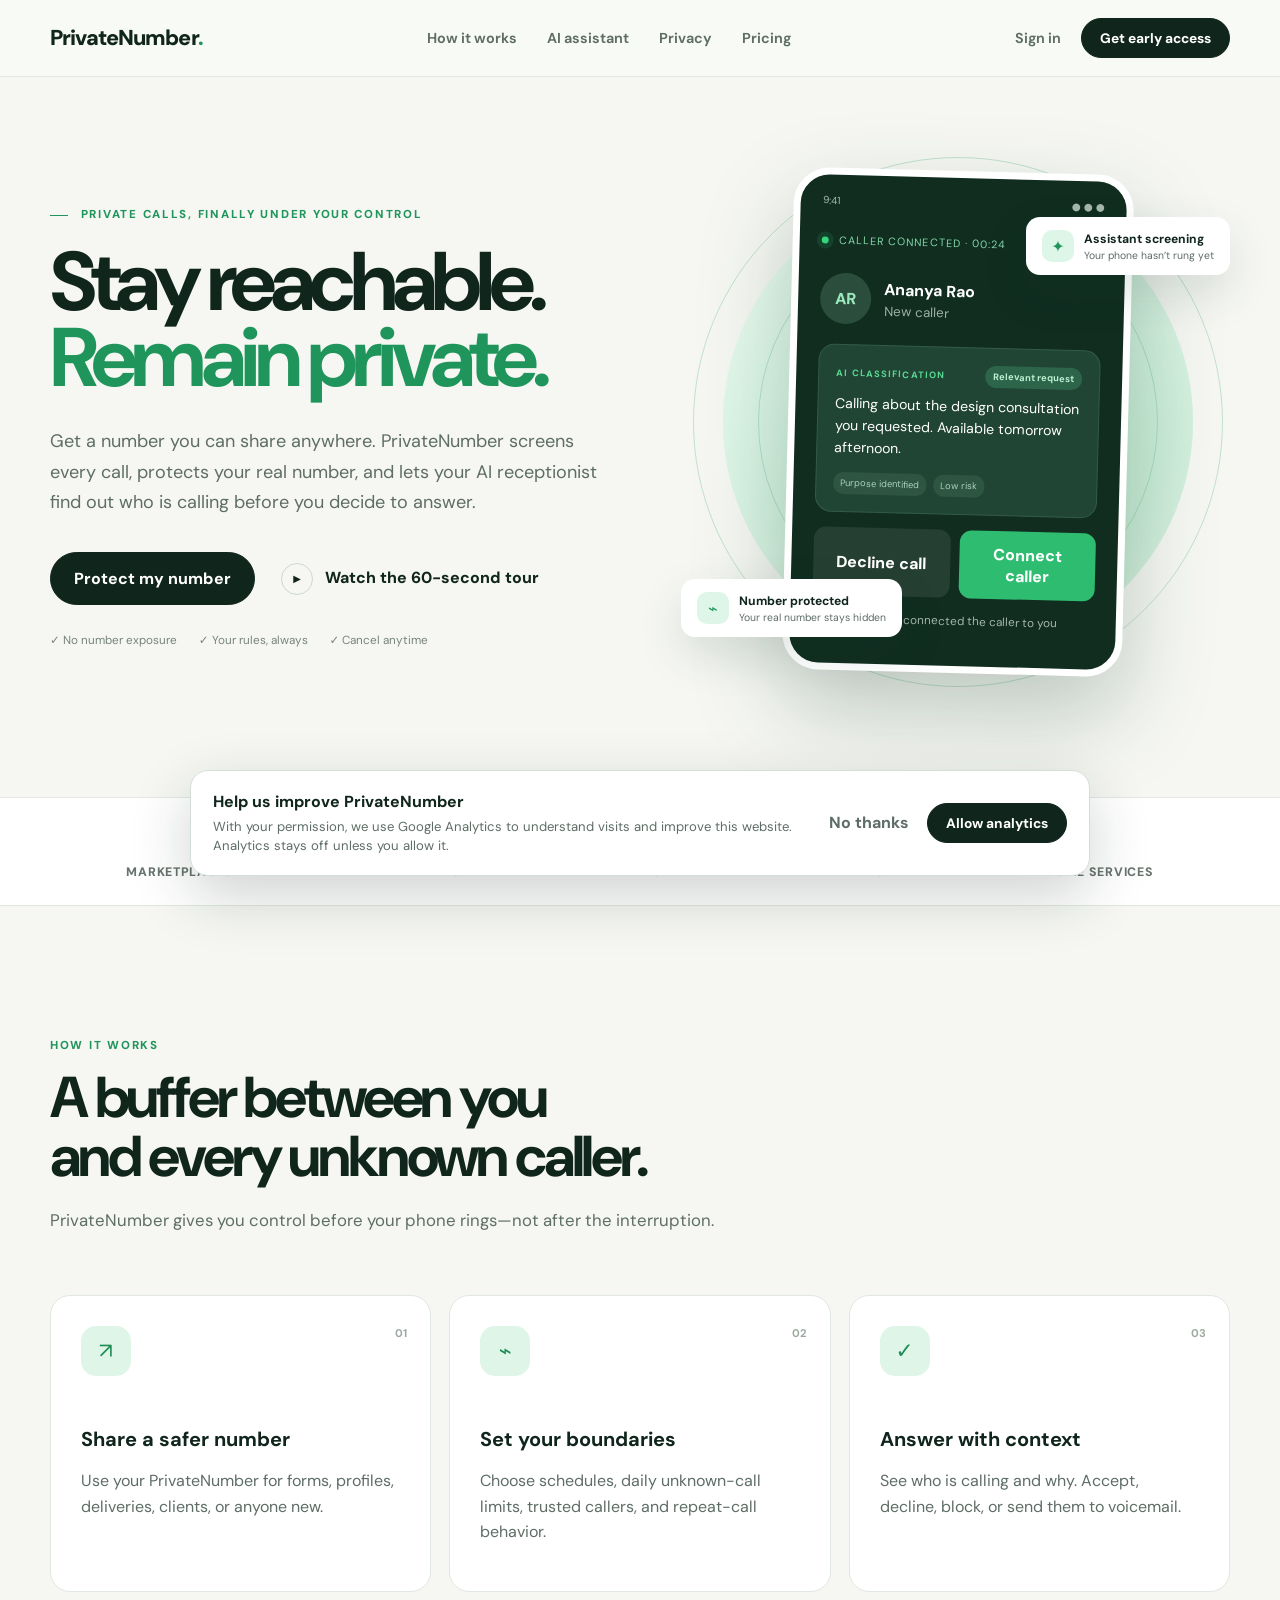
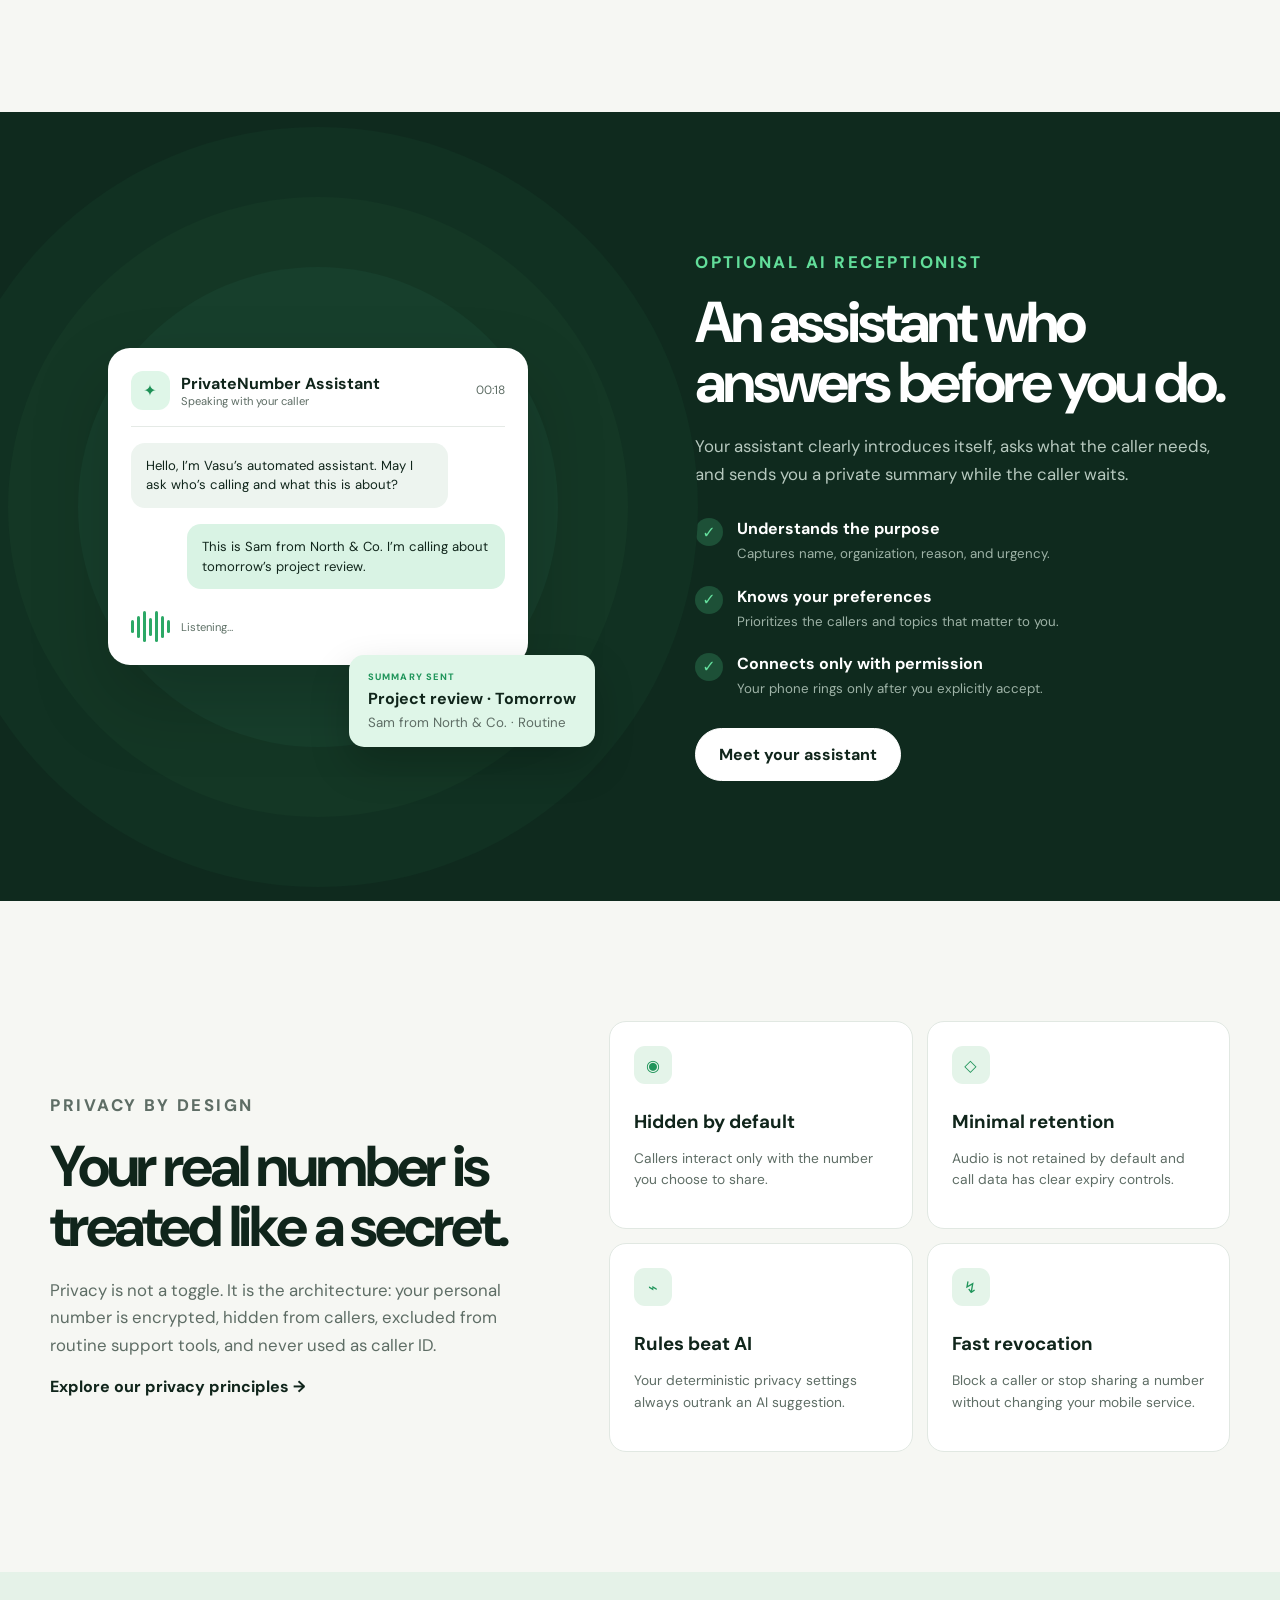
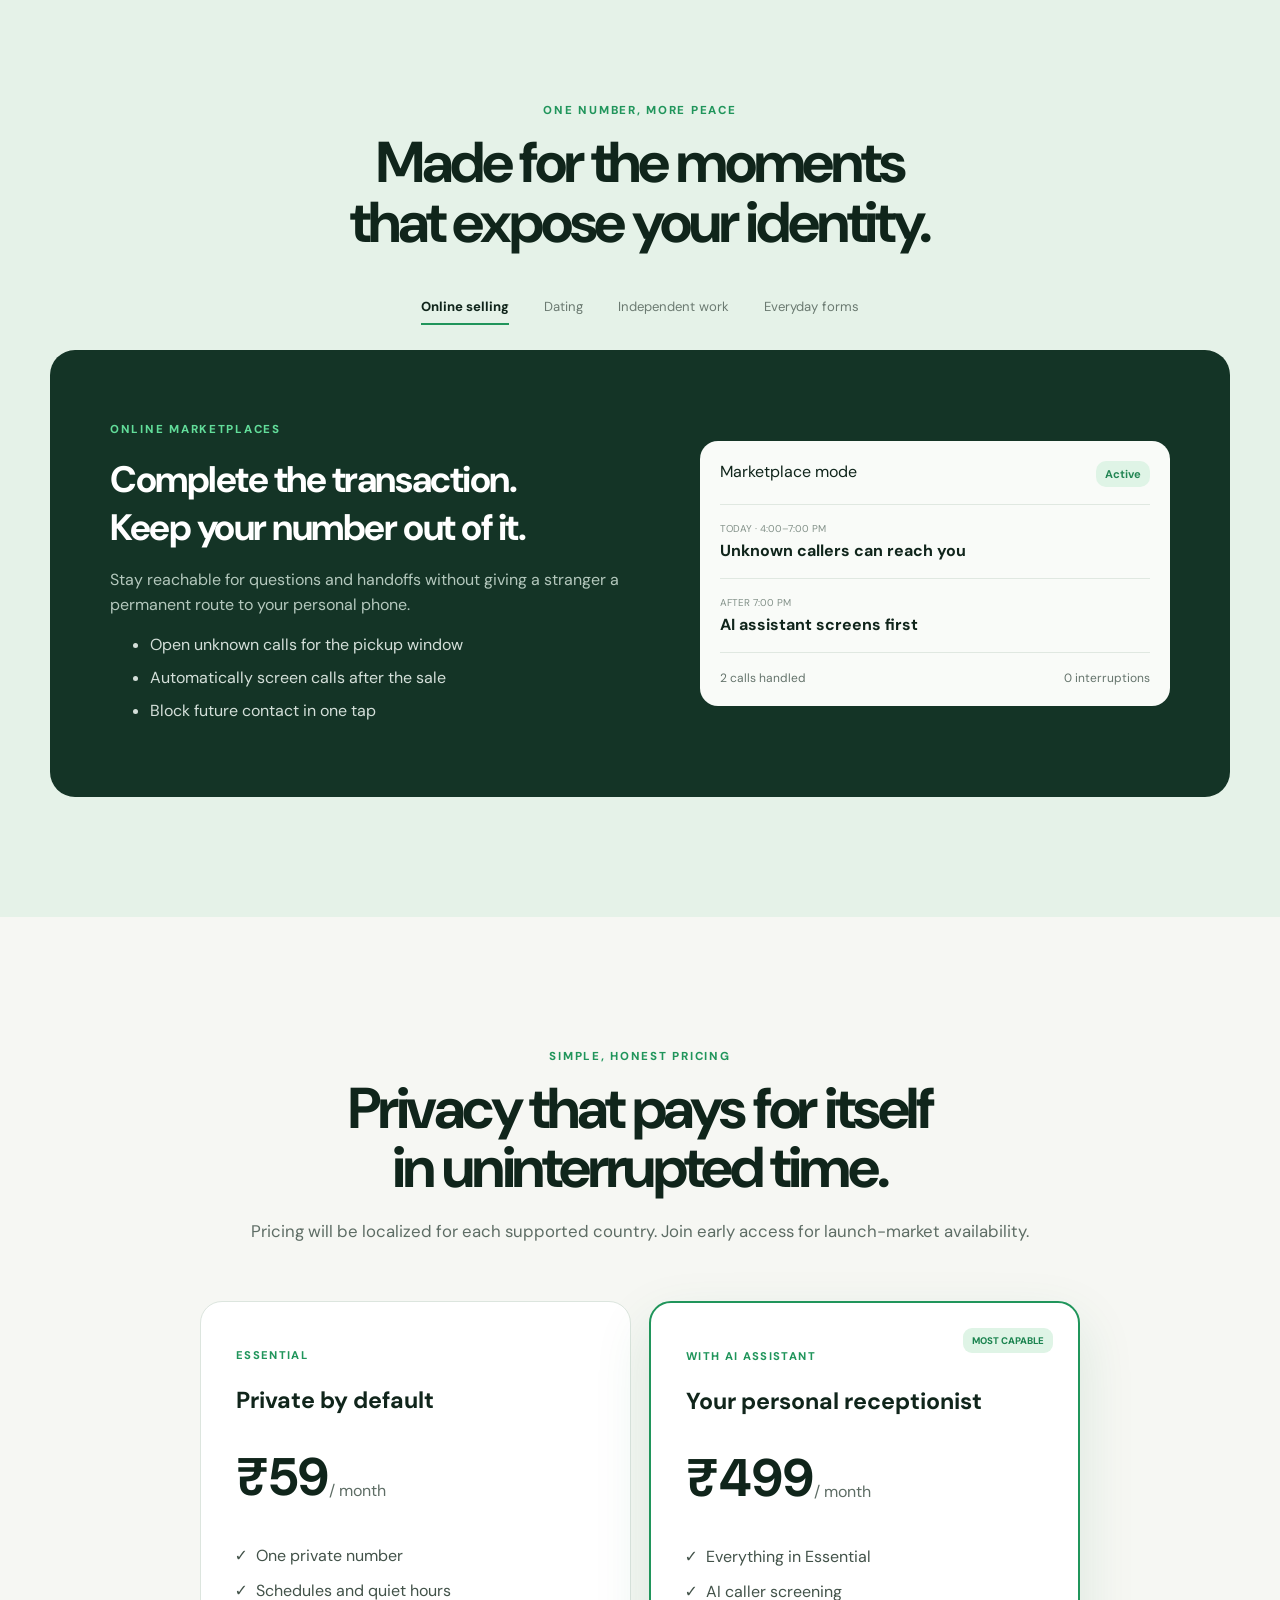
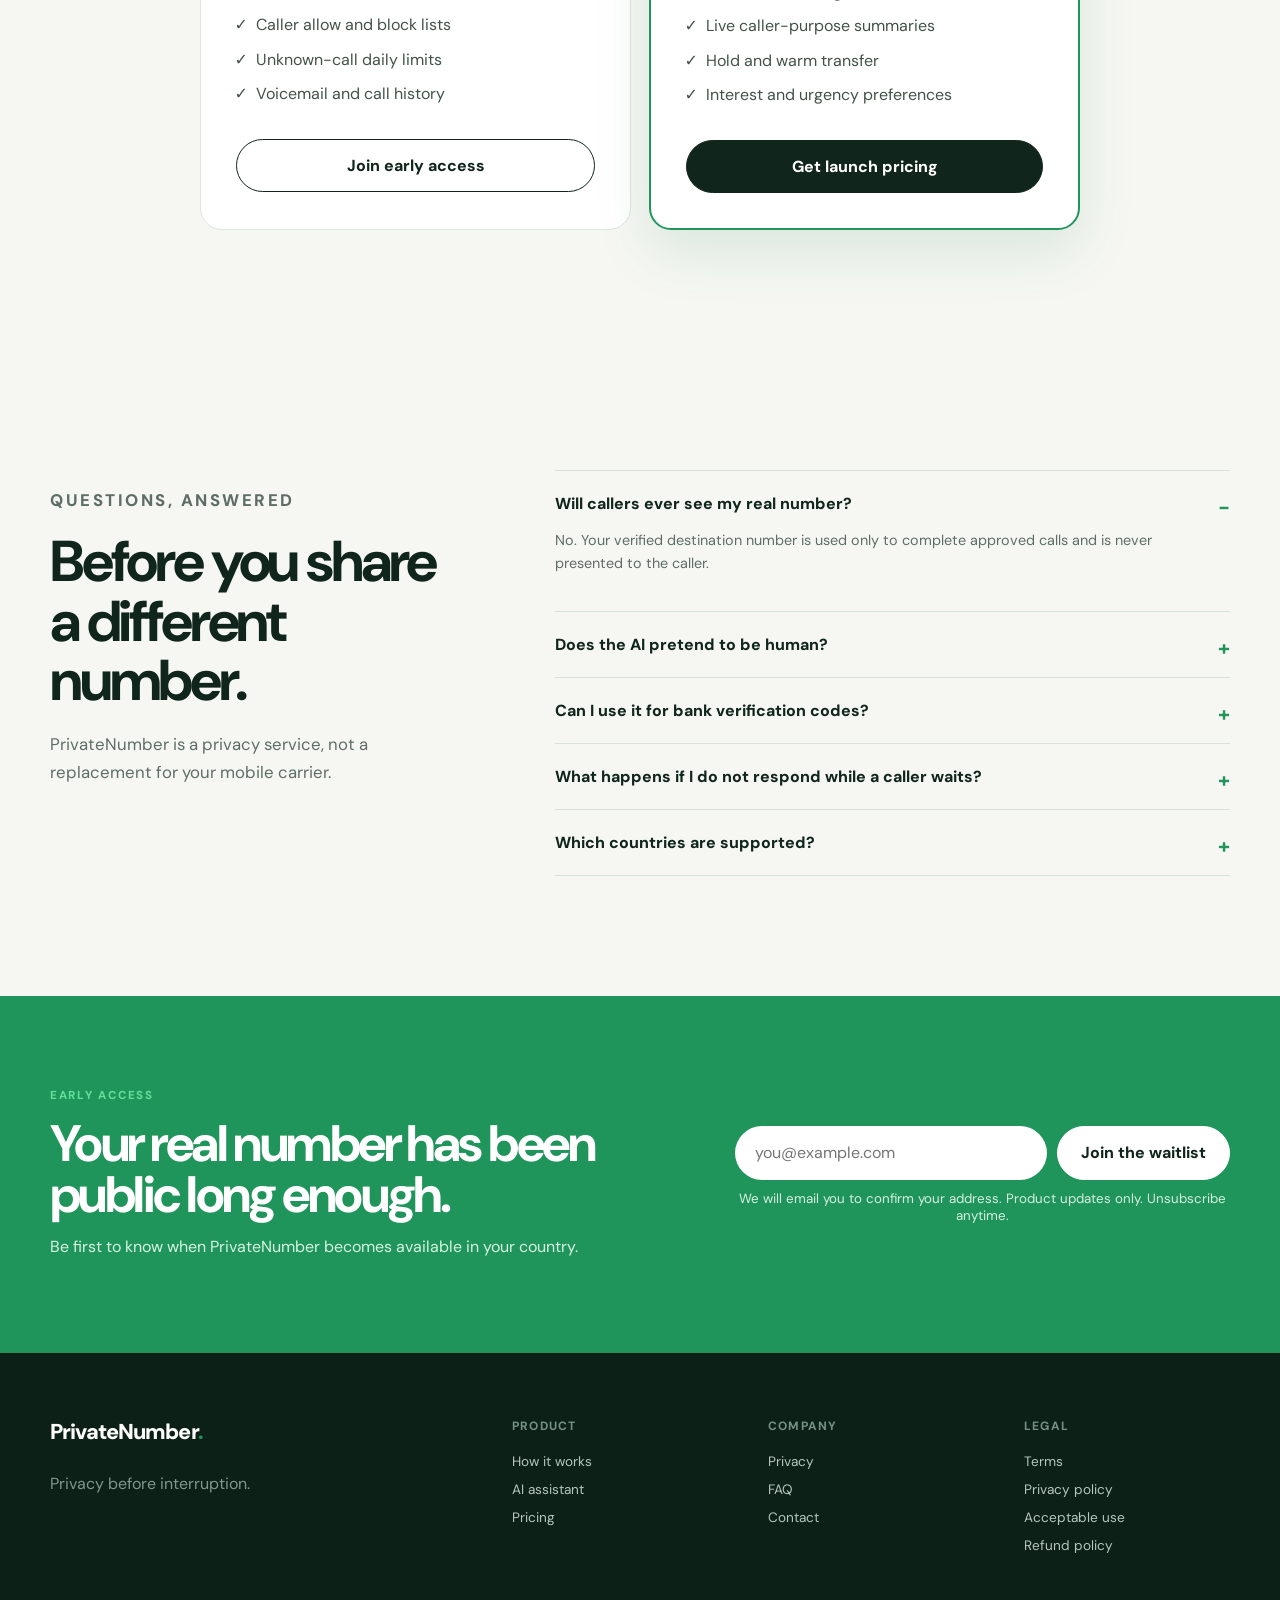
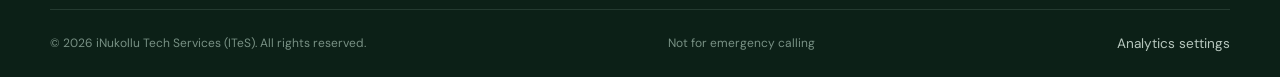
<file: index.html>
<!doctype html>
<html lang="en">
<head>
  <meta charset="utf-8">
  <title>PrivateNumber: Private Call Screening &amp; AI Receptionist</title>
  <meta name="viewport" content="width=device-width, initial-scale=1">
  <meta name="description" content="Protect your real phone number with private call routing, configurable screening rules, and an optional AI receptionist that tells you who is calling and why.">
  <meta name="robots" content="index, follow, max-image-preview:large">
  <meta name="author" content="iNukollu Tech Services (ITeS)">
  <meta name="theme-color" content="#10251b">
  <link rel="canonical" href="https://www.privatenumber.in/">

  <meta property="og:type" content="website">
  <meta property="og:site_name" content="PrivateNumber">
  <meta property="og:title" content="PrivateNumber: Stay Reachable. Remain Private.">
  <meta property="og:description" content="Private call screening and an optional AI receptionist—without exposing your real phone number.">
  <meta property="og:url" content="https://www.privatenumber.in/">
  <meta property="og:image" content="https://www.privatenumber.in/og.png">
  <meta property="og:image:width" content="1200">
  <meta property="og:image:height" content="630">
  <meta property="og:image:alt" content="PrivateNumber phone and privacy shield">
  <meta property="og:locale" content="en_US">

  <meta name="twitter:card" content="summary_large_image">
  <meta name="twitter:title" content="PrivateNumber: Stay Reachable. Remain Private.">
  <meta name="twitter:description" content="Private call screening and an optional AI receptionist—without exposing your real phone number.">
  <meta name="twitter:image" content="https://www.privatenumber.in/og.png">
  <meta name="twitter:image:alt" content="PrivateNumber phone and privacy shield">

  <link rel="preconnect" href="https://fonts.googleapis.com">
  <link rel="preconnect" href="https://fonts.gstatic.com" crossorigin>
  <link href="https://fonts.googleapis.com/css2?family=DM+Sans:wght@400;500;650;750;800&amp;display=swap" rel="stylesheet">
  <link rel="icon" href="favicon.ico" sizes="any">
  <link rel="icon" type="image/png" sizes="192x192" href="icon-192.png">
  <link rel="apple-touch-icon" sizes="180x180" href="apple-touch-icon.png">
  <link rel="stylesheet" href="styles.css">
  <link rel="stylesheet" href="app.css">
  <link rel="stylesheet" href="consent.css">
  <link rel="stylesheet" href="waitlist.css">

  <script type="application/ld+json">
    {
      "@context": "https://schema.org",
      "@graph": [
        {
          "@type": "Organization",
          "@id": "https://www.privatenumber.in/#organization",
          "name": "iNukollu Tech Services",
          "url": "https://www.privatenumber.in/",
          "logo": "https://www.privatenumber.in/icon-512.png"
        },
        {
          "@type": "WebSite",
          "@id": "https://www.privatenumber.in/#website",
          "url": "https://www.privatenumber.in/",
          "name": "PrivateNumber",
          "description": "Privacy-first call screening with an optional AI receptionist.",
          "publisher": { "@id": "https://www.privatenumber.in/#organization" },
          "inLanguage": "en"
        },
        {
          "@type": "SoftwareApplication",
          "name": "PrivateNumber",
          "url": "https://www.privatenumber.in/",
          "applicationCategory": "CommunicationApplication",
          "operatingSystem": "Web",
          "description": "Private call routing, configurable caller screening, and an optional AI receptionist."
        },
        {
          "@type": "FAQPage",
          "mainEntity": [
            {
              "@type": "Question",
              "name": "Will callers ever see my real number?",
              "acceptedAnswer": {
                "@type": "Answer",
                "text": "No. Your verified destination number is used only to complete approved calls and is never presented to the caller."
              }
            },
            {
              "@type": "Question",
              "name": "Does the AI pretend to be human?",
              "acceptedAnswer": {
                "@type": "Answer",
                "text": "No. The assistant clearly identifies itself as automated before it asks why the person is calling."
              }
            },
            {
              "@type": "Question",
              "name": "What happens if I do not respond while a caller waits?",
              "acceptedAnswer": {
                "@type": "Answer",
                "text": "Your chosen timeout rule applies—normally voicemail—so the caller is never held indefinitely."
              }
            }
          ]
        }
      ]
    }
  </script>
</head>
<body>
  <header class="site-header">
  <div class="shell nav">
    <a class="brand" href="/" aria-label="PrivateNumber home">PrivateNumber<span>.</span></a>
    <nav aria-label="Primary navigation">
      <a href="#how">How it works</a><a href="#assistant">AI assistant</a><a href="#privacy">Privacy</a><a href="#pricing">Pricing</a>
    </nav>
    <div class="nav-actions"><a class="sign-in" href="https://app.privatenumber.in" data-analytics-event="sign_in">Sign in</a><a class="button button--small" href="#waitlist" data-analytics-event="early_access_click">Get early access</a></div>
  </div>
</header>

<main id="top">
  <section class="hero shell">
    <div class="hero-copy">
      <p class="eyebrow"><span></span> Private calls, finally under your control</p>
      <h1>Stay reachable.<br><em>Remain private.</em></h1>
      <p class="lede">Get a number you can share anywhere. PrivateNumber screens every call, protects your real number, and lets your AI receptionist find out who is calling before you decide to answer.</p>
      <div class="actions"><a class="button" href="#waitlist" data-analytics-event="protect_number_click">Protect my number</a><a class="text-link" href="#demo" data-analytics-event="tour_click"><i class="play">▶</i> Watch the 60-second tour</a></div>
      <div class="trust-line"><span>✓ No number exposure</span><span>✓ Your rules, always</span><span>✓ Cancel anytime</span></div>
    </div>
    <div class="hero-visual" id="demo">
      <div class="orbit orbit--one"></div><div class="orbit orbit--two"></div>
      <div class="phone-card">
        <div class="phone-top"><span>9:41</span><span>● ● ●</span></div>
        <p class="live"><i></i> <span data-call-status>Caller connected · 00:24</span></p>
        <div class="caller"><span class="avatar" data-call-avatar>AR</span><div><strong data-call-name>Ananya Rao</strong><small data-call-type>New caller</small></div></div>
        <div class="summary"><div class="classification"><b>AI CLASSIFICATION</b><strong data-call-classification>Relevant request</strong></div><p data-call-summary>Calling about the design consultation you requested. Available tomorrow afternoon.</p><div><span data-call-tag-primary>Purpose identified</span><span data-call-tag-secondary>Low risk</span></div></div>
        <div class="decision"><button class="decline">Decline call</button><button>Connect caller</button></div>
        <p class="voicemail" data-call-outcome>Assistant connected the caller to you</p>
      </div>
      <div class="float-note float-note--top"><i>✦</i><div><b>Assistant screening</b><span>Your phone hasn’t rung yet</span></div></div>
      <div class="float-note float-note--bottom"><i>⌁</i><div><b>Number protected</b><span>Your real number stays hidden</span></div></div>
    </div>
  </section>

  <section class="proof"><div class="shell"><p>BUILT FOR EVERY TIME YOU WOULD RATHER NOT SHARE YOUR REAL NUMBER</p><div><span>MARKETPLACES</span><span>DELIVERIES</span><span>DATING</span><span>FREELANCE</span><span>HOME SERVICES</span></div></div></section>

  <section id="how" class="section shell how">
    <div class="section-heading"><p class="eyebrow">HOW IT WORKS</p><h2>A buffer between you<br>and every unknown caller.</h2><p>PrivateNumber gives you control before your phone rings—not after the interruption.</p></div>
    <div class="steps">
      <article><b>01</b><div class="step-icon share-icon">↗</div><h3>Share a safer number</h3><p>Use your PrivateNumber for forms, profiles, deliveries, clients, or anyone new.</p></article>
      <article><b>02</b><div class="step-icon rules-icon">⌁</div><h3>Set your boundaries</h3><p>Choose schedules, daily unknown-call limits, trusted callers, and repeat-call behavior.</p></article>
      <article><b>03</b><div class="step-icon decide-icon">✓</div><h3>Answer with context</h3><p>See who is calling and why. Accept, decline, block, or send them to voicemail.</p></article>
    </div>
  </section>

  <section id="assistant" class="assistant-section">
    <div class="shell assistant-grid">
      <div class="assistant-demo">
        <div class="conversation">
          <div class="conversation-head"><span class="spark">✦</span><div><b>PrivateNumber Assistant</b><small>Speaking with your caller</small></div><i>00:18</i></div>
          <div class="bubble assistant-bubble">Hello, I’m Vasu’s automated assistant. May I ask who’s calling and what this is about?</div>
          <div class="bubble caller-bubble">This is Sam from North & Co. I’m calling about tomorrow’s project review.</div>
          <div class="wave"><i></i><i></i><i></i><i></i><i></i><i></i><i></i><span>Listening…</span></div>
        </div>
        <div class="summary-ticket"><span>SUMMARY SENT</span><b>Project review · Tomorrow</b><small>Sam from North & Co. · Routine</small></div>
      </div>
    <div class="assistant-copy"><p class="eyebrow light">OPTIONAL AI RECEPTIONIST</p><h2>An assistant who answers before you do.</h2><p>Your assistant clearly introduces itself, asks what the caller needs, and sends you a private summary while the caller waits.</p><ul><li><i>✓</i><span><b>Understands the purpose</b><small>Captures name, organization, reason, and urgency.</small></span></li><li><i>✓</i><span><b>Knows your preferences</b><small>Prioritizes the callers and topics that matter to you.</small></span></li><li><i>✓</i><span><b>Connects only with permission</b><small>Your phone rings only after you explicitly accept.</small></span></li></ul><a class="button button--light" href="#waitlist" data-analytics-event="meet_assistant_click">Meet your assistant</a></div>
    </div>
  </section>

  <section id="privacy" class="section shell privacy">
    <div class="privacy-copy"><p class="eyebrow">PRIVACY BY DESIGN</p><h2>Your real number is treated like a secret.</h2><p>Privacy is not a toggle. It is the architecture: your personal number is encrypted, hidden from callers, excluded from routine support tools, and never used as caller ID.</p><a class="text-link" href="#faq">Explore our privacy principles →</a></div>
    <div class="privacy-grid"><article><i>◉</i><h3>Hidden by default</h3><p>Callers interact only with the number you choose to share.</p></article><article><i>◇</i><h3>Minimal retention</h3><p>Audio is not retained by default and call data has clear expiry controls.</p></article><article><i>⌁</i><h3>Rules beat AI</h3><p>Your deterministic privacy settings always outrank an AI suggestion.</p></article><article><i>↯</i><h3>Fast revocation</h3><p>Block a caller or stop sharing a number without changing your mobile service.</p></article></div>
  </section>

  <section class="use-cases"><div class="shell"><div class="section-heading centered"><p class="eyebrow">ONE NUMBER, MORE PEACE</p><h2>Made for the moments<br>that expose your identity.</h2></div><div class="case-tabs"><span>Online selling</span><span>Dating</span><span>Independent work</span><span>Everyday forms</span></div><div class="case-feature"><div><p class="eyebrow light">ONLINE MARKETPLACES</p><h3>Complete the transaction.<br>Keep your number out of it.</h3><p>Stay reachable for questions and handoffs without giving a stranger a permanent route to your personal phone.</p><ul><li>Open unknown calls for the pickup window</li><li>Automatically screen calls after the sale</li><li>Block future contact in one tap</li></ul></div><div class="mini-policy"><div><span>Marketplace mode</span><b>Active</b></div><article><small>TODAY · 4:00–7:00 PM</small><strong>Unknown callers can reach you</strong></article><article><small>AFTER 7:00 PM</small><strong>AI assistant screens first</strong></article><footer><span>2 calls handled</span><span>0 interruptions</span></footer></div></div></div></section>

  <section id="pricing" class="section shell pricing">
    <div class="section-heading centered"><p class="eyebrow">SIMPLE, HONEST PRICING</p><h2>Privacy that pays for itself<br>in uninterrupted time.</h2><p>Pricing will be localized for each supported country. Join early access for launch-market availability.</p></div>
    <div class="price-grid"><article><p>ESSENTIAL</p><h3>Private by default</h3><div class="price"><strong>₹59</strong><span>/ month</span></div><ul><li>One private number</li><li>Schedules and quiet hours</li><li>Caller allow and block lists</li><li>Unknown-call daily limits</li><li>Voicemail and call history</li></ul><a class="button button--outline" href="#waitlist" data-analytics-event="essential_plan_click">Join early access</a></article><article class="featured"><span class="popular">MOST CAPABLE</span><p>WITH AI ASSISTANT</p><h3>Your personal receptionist</h3><div class="price"><strong>₹499</strong><span>/ month</span></div><ul><li>Everything in Essential</li><li>AI caller screening</li><li>Live caller-purpose summaries</li><li>Hold and warm transfer</li><li>Interest and urgency preferences</li></ul><a class="button" href="#waitlist" data-analytics-event="receptionist_plan_click">Get launch pricing</a></article></div>
  </section>

  <section class="section shell testimonials" data-testimonials hidden><div class="section-heading centered"><p class="eyebrow">CUSTOMER EXPERIENCES</p><h2>Privacy that makes everyday calls feel easier.</h2></div><div class="testimonial-grid" data-testimonial-list></div></section>

  <section id="faq" class="section shell faq"><div><p class="eyebrow">QUESTIONS, ANSWERED</p><h2>Before you share<br>a different number.</h2><p>PrivateNumber is a privacy service, not a replacement for your mobile carrier.</p></div><div><details open><summary>Will callers ever see my real number?</summary><p>No. Your verified destination number is used only to complete approved calls and is never presented to the caller.</p></details><details><summary>Does the AI pretend to be human?</summary><p>No. The assistant clearly identifies itself as automated before it asks why the person is calling.</p></details><details><summary>Can I use it for bank verification codes?</summary><p>Compatibility varies. We do not promise that virtual numbers will work with banks, identity services, or every SMS verification flow.</p></details><details><summary>What happens if I do not respond while a caller waits?</summary><p>Your chosen timeout rule applies—normally voicemail—so the caller is never held indefinitely.</p></details><details><summary>Which countries are supported?</summary><p>Launch markets are being selected based on regulation, number availability, call quality, language support, and local economics.</p></details></div></section>

  <section id="waitlist" class="cta"><div class="shell"><div><p class="eyebrow light">EARLY ACCESS</p><h2>Your real number has been public long enough.</h2><p>Be first to know when PrivateNumber becomes available in your country.</p></div><form data-waitlist-form><label><span class="sr-only">Email address</span><input type="email" name="email" placeholder="you@example.com" autocomplete="email" inputmode="email" required></label><button class="button button--light" type="submit" data-waitlist-submit>Join the waitlist</button><small>We will email you to confirm your address. Product updates only. Unsubscribe anytime.</small><p class="waitlist-status" role="status" aria-live="polite" data-waitlist-status hidden></p></form></div></section>
</main>

<footer class="site-footer"><div class="shell footer-top"><div><a class="brand" href="/">PrivateNumber<span>.</span></a><p>Privacy before interruption.</p></div><div><b>Product</b><a href="#how">How it works</a><a href="#assistant">AI assistant</a><a href="#pricing">Pricing</a></div><div><b>Company</b><a href="#privacy">Privacy</a><a href="#faq">FAQ</a><a href="mailto:hello@privatenumber.in">Contact</a></div><div><b>Legal</b><a href="/terms/">Terms</a><a href="/privacy/">Privacy policy</a><a href="/acceptable-use/">Acceptable use</a><a href="/refund-policy/">Refund policy</a></div></div><div class="shell footer-bottom"><span>© 2026 iNukollu Tech Services (ITeS). All rights reserved.</span><span>Not for emergency calling</span><button class="privacy-settings" type="button" data-consent-reset>Analytics settings</button></div></footer>

<aside class="consent" aria-label="Analytics preferences" aria-live="polite" data-consent-banner hidden>
    <div><strong>Help us improve PrivateNumber</strong><p>With your permission, we use Google Analytics to understand visits and improve this website. Analytics stays off unless you allow it.</p></div>
    <div class="consent-actions"><button type="button" class="consent-decline" data-consent-deny>No thanks</button><button type="button" class="button button--small" data-consent-grant>Allow analytics</button></div>
</aside>

  <script type="module" src="site.js"></script>
</body>
</html>
</file>
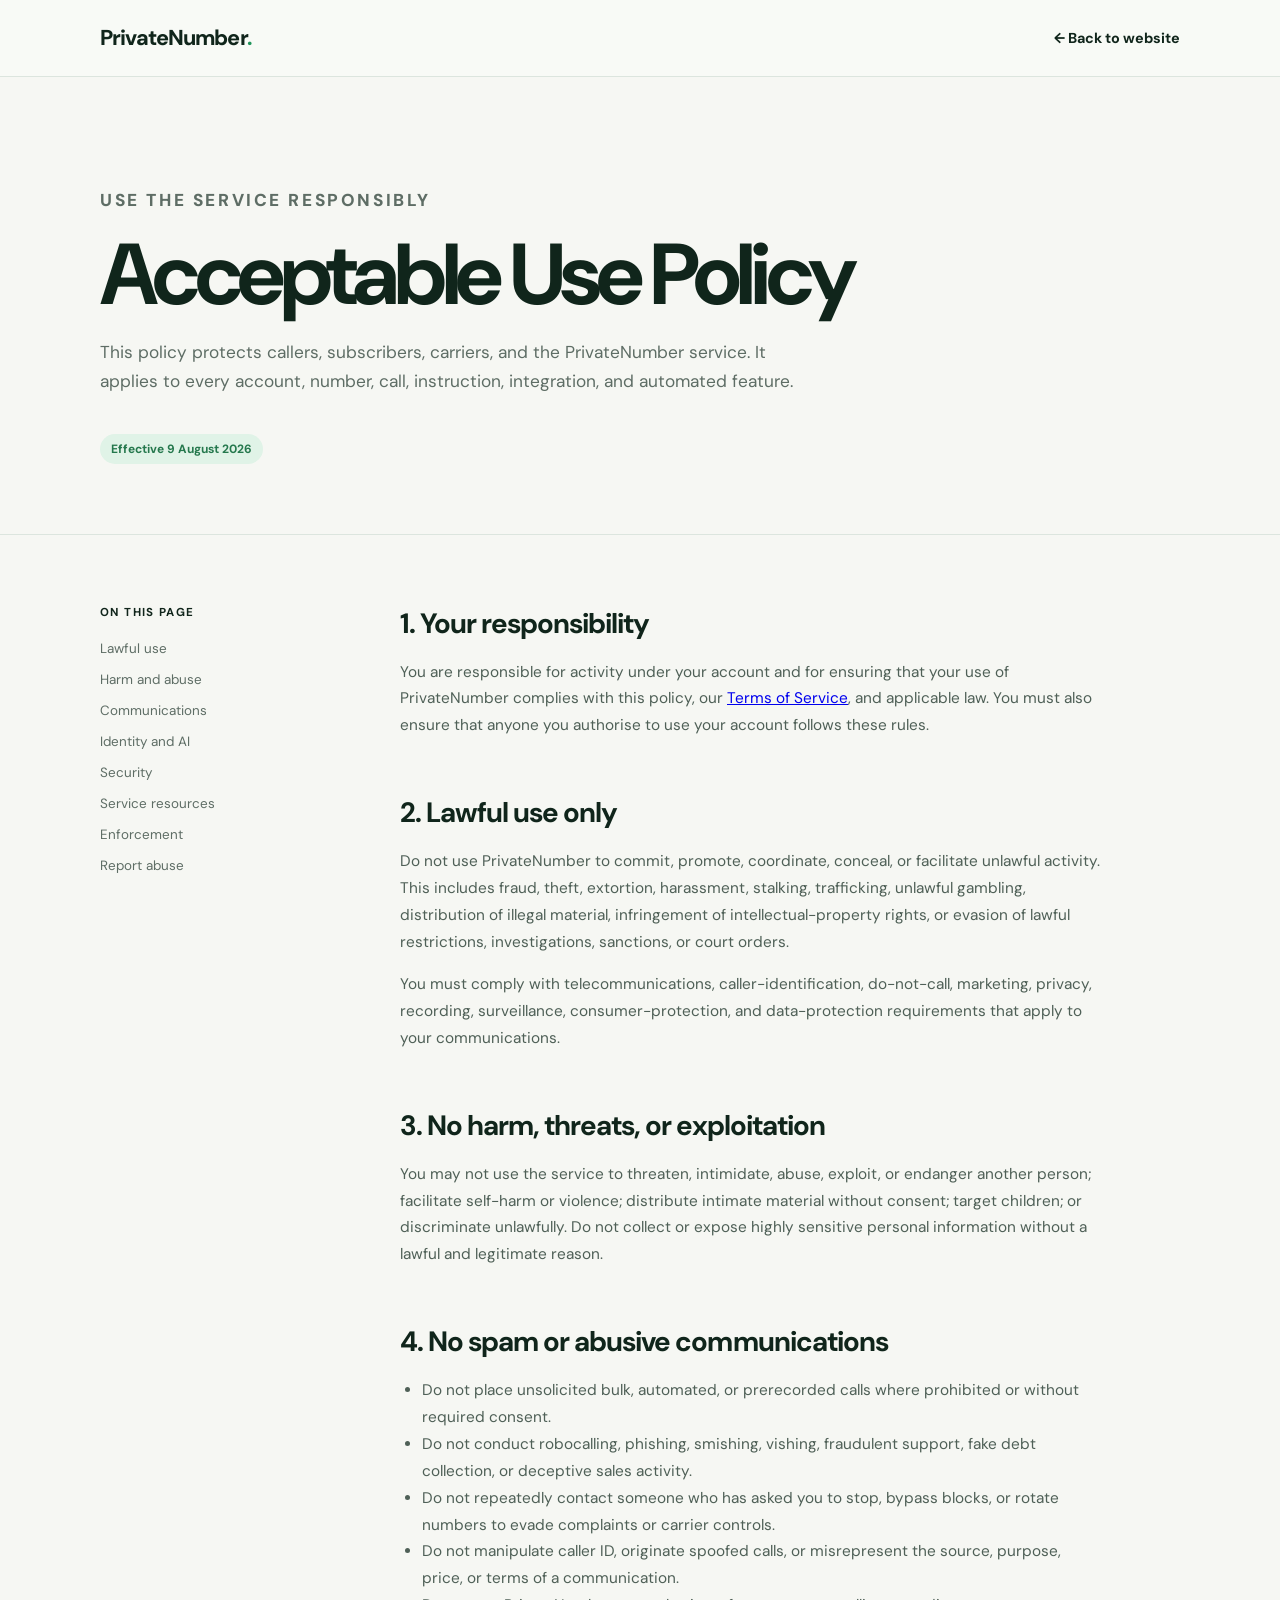
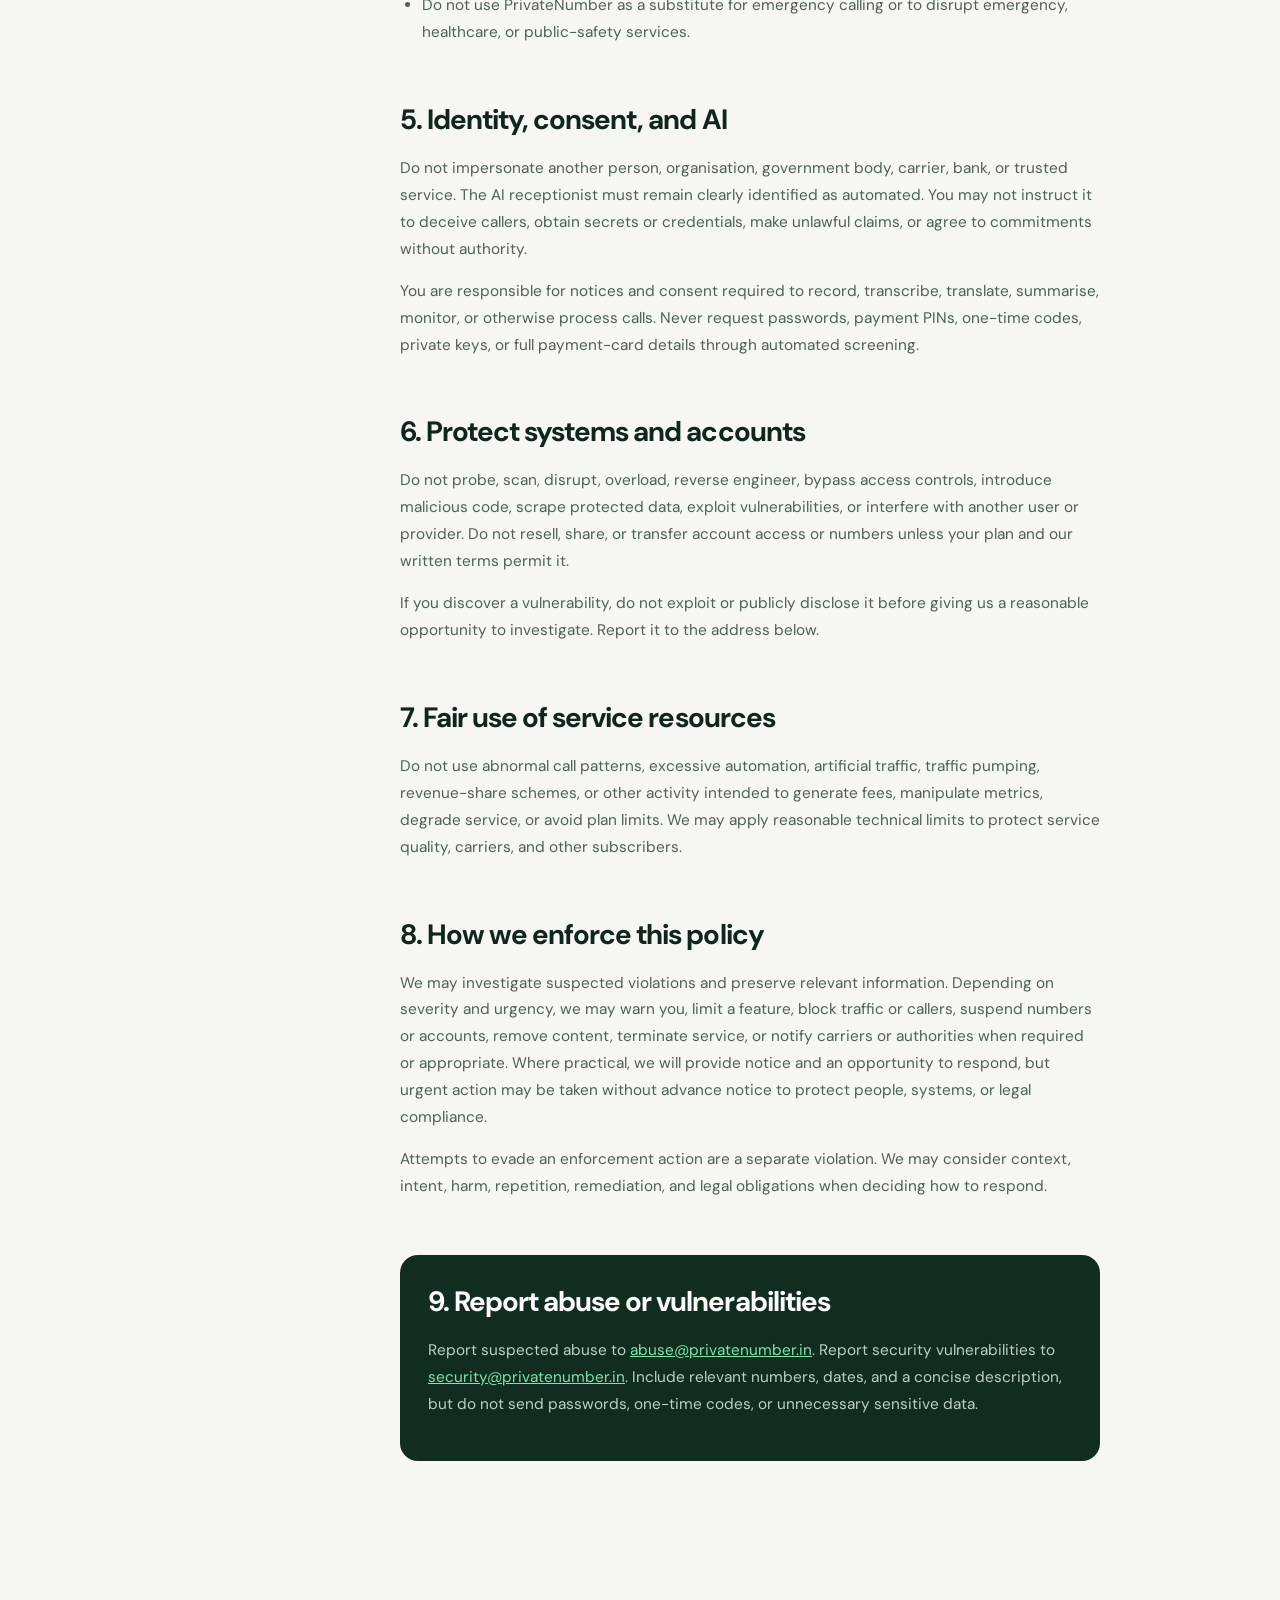
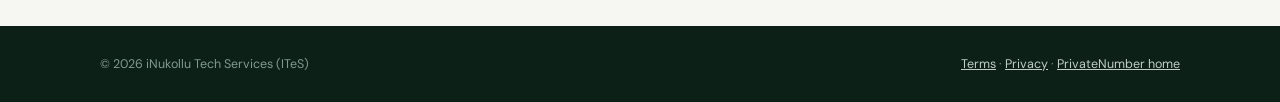
<file: acceptable-use/index.html>
<!doctype html>
<html lang="en">
<head>
  <meta charset="utf-8"><meta name="viewport" content="width=device-width, initial-scale=1">
  <title>Acceptable Use Policy | PrivateNumber</title>
  <meta name="description" content="Rules for lawful, safe, and responsible use of PrivateNumber and its calling, screening, voicemail, and AI receptionist features.">
  <meta name="robots" content="index, follow"><meta name="theme-color" content="#10251b">
  <link rel="canonical" href="https://www.privatenumber.in/acceptable-use/"><link rel="icon" href="/favicon.ico" sizes="any"><link rel="apple-touch-icon" href="/apple-touch-icon.png">
  <link rel="preconnect" href="https://fonts.googleapis.com"><link rel="preconnect" href="https://fonts.gstatic.com" crossorigin><link href="https://fonts.googleapis.com/css2?family=DM+Sans:wght@400;500;600;700;800&display=swap" rel="stylesheet"><link rel="stylesheet" href="/legal.css">
</head>
<body>
  <header class="header"><div class="shell nav"><a class="brand" href="/">PrivateNumber<span>.</span></a><a class="back" href="/">← Back to website</a></div></header>
  <main><section class="hero"><div class="shell"><p class="eyebrow">Use the service responsibly</p><h1>Acceptable Use Policy</h1><p>This policy protects callers, subscribers, carriers, and the PrivateNumber service. It applies to every account, number, call, instruction, integration, and automated feature.</p><span class="updated">Effective 9 August 2026</span></div></section>
  <div class="shell layout"><nav class="toc" aria-label="Acceptable use contents"><b>On this page</b><a href="#lawful">Lawful use</a><a href="#harm">Harm and abuse</a><a href="#communications">Communications</a><a href="#identity">Identity and AI</a><a href="#security">Security</a><a href="#resources">Service resources</a><a href="#enforcement">Enforcement</a><a href="#report">Report abuse</a></nav>
  <article class="policy">
    <section><h2>1. Your responsibility</h2><p>You are responsible for activity under your account and for ensuring that your use of PrivateNumber complies with this policy, our <a href="/terms/">Terms of Service</a>, and applicable law. You must also ensure that anyone you authorise to use your account follows these rules.</p></section>
    <section id="lawful"><h2>2. Lawful use only</h2><p>Do not use PrivateNumber to commit, promote, coordinate, conceal, or facilitate unlawful activity. This includes fraud, theft, extortion, harassment, stalking, trafficking, unlawful gambling, distribution of illegal material, infringement of intellectual-property rights, or evasion of lawful restrictions, investigations, sanctions, or court orders.</p><p>You must comply with telecommunications, caller-identification, do-not-call, marketing, privacy, recording, surveillance, consumer-protection, and data-protection requirements that apply to your communications.</p></section>
    <section id="harm"><h2>3. No harm, threats, or exploitation</h2><p>You may not use the service to threaten, intimidate, abuse, exploit, or endanger another person; facilitate self-harm or violence; distribute intimate material without consent; target children; or discriminate unlawfully. Do not collect or expose highly sensitive personal information without a lawful and legitimate reason.</p></section>
    <section id="communications"><h2>4. No spam or abusive communications</h2><ul><li>Do not place unsolicited bulk, automated, or prerecorded calls where prohibited or without required consent.</li><li>Do not conduct robocalling, phishing, smishing, vishing, fraudulent support, fake debt collection, or deceptive sales activity.</li><li>Do not repeatedly contact someone who has asked you to stop, bypass blocks, or rotate numbers to evade complaints or carrier controls.</li><li>Do not manipulate caller ID, originate spoofed calls, or misrepresent the source, purpose, price, or terms of a communication.</li><li>Do not use PrivateNumber as a substitute for emergency calling or to disrupt emergency, healthcare, or public-safety services.</li></ul></section>
    <section id="identity"><h2>5. Identity, consent, and AI</h2><p>Do not impersonate another person, organisation, government body, carrier, bank, or trusted service. The AI receptionist must remain clearly identified as automated. You may not instruct it to deceive callers, obtain secrets or credentials, make unlawful claims, or agree to commitments without authority.</p><p>You are responsible for notices and consent required to record, transcribe, translate, summarise, monitor, or otherwise process calls. Never request passwords, payment PINs, one-time codes, private keys, or full payment-card details through automated screening.</p></section>
    <section id="security"><h2>6. Protect systems and accounts</h2><p>Do not probe, scan, disrupt, overload, reverse engineer, bypass access controls, introduce malicious code, scrape protected data, exploit vulnerabilities, or interfere with another user or provider. Do not resell, share, or transfer account access or numbers unless your plan and our written terms permit it.</p><p>If you discover a vulnerability, do not exploit or publicly disclose it before giving us a reasonable opportunity to investigate. Report it to the address below.</p></section>
    <section id="resources"><h2>7. Fair use of service resources</h2><p>Do not use abnormal call patterns, excessive automation, artificial traffic, traffic pumping, revenue-share schemes, or other activity intended to generate fees, manipulate metrics, degrade service, or avoid plan limits. We may apply reasonable technical limits to protect service quality, carriers, and other subscribers.</p></section>
    <section id="enforcement"><h2>8. How we enforce this policy</h2><p>We may investigate suspected violations and preserve relevant information. Depending on severity and urgency, we may warn you, limit a feature, block traffic or callers, suspend numbers or accounts, remove content, terminate service, or notify carriers or authorities when required or appropriate. Where practical, we will provide notice and an opportunity to respond, but urgent action may be taken without advance notice to protect people, systems, or legal compliance.</p><p>Attempts to evade an enforcement action are a separate violation. We may consider context, intent, harm, repetition, remediation, and legal obligations when deciding how to respond.</p></section>
    <section id="report" class="contact"><h2>9. Report abuse or vulnerabilities</h2><p>Report suspected abuse to <a href="mailto:abuse@privatenumber.in">abuse@privatenumber.in</a>. Report security vulnerabilities to <a href="mailto:security@privatenumber.in">security@privatenumber.in</a>. Include relevant numbers, dates, and a concise description, but do not send passwords, one-time codes, or unnecessary sensitive data.</p></section>
  </article></div></main>
  <footer class="footer"><div class="shell"><span>© 2026 iNukollu Tech Services (ITeS)</span><span><a href="/terms/">Terms</a> · <a href="/privacy/">Privacy</a> · <a href="/">PrivateNumber home</a></span></div></footer>
</body></html>
</file>
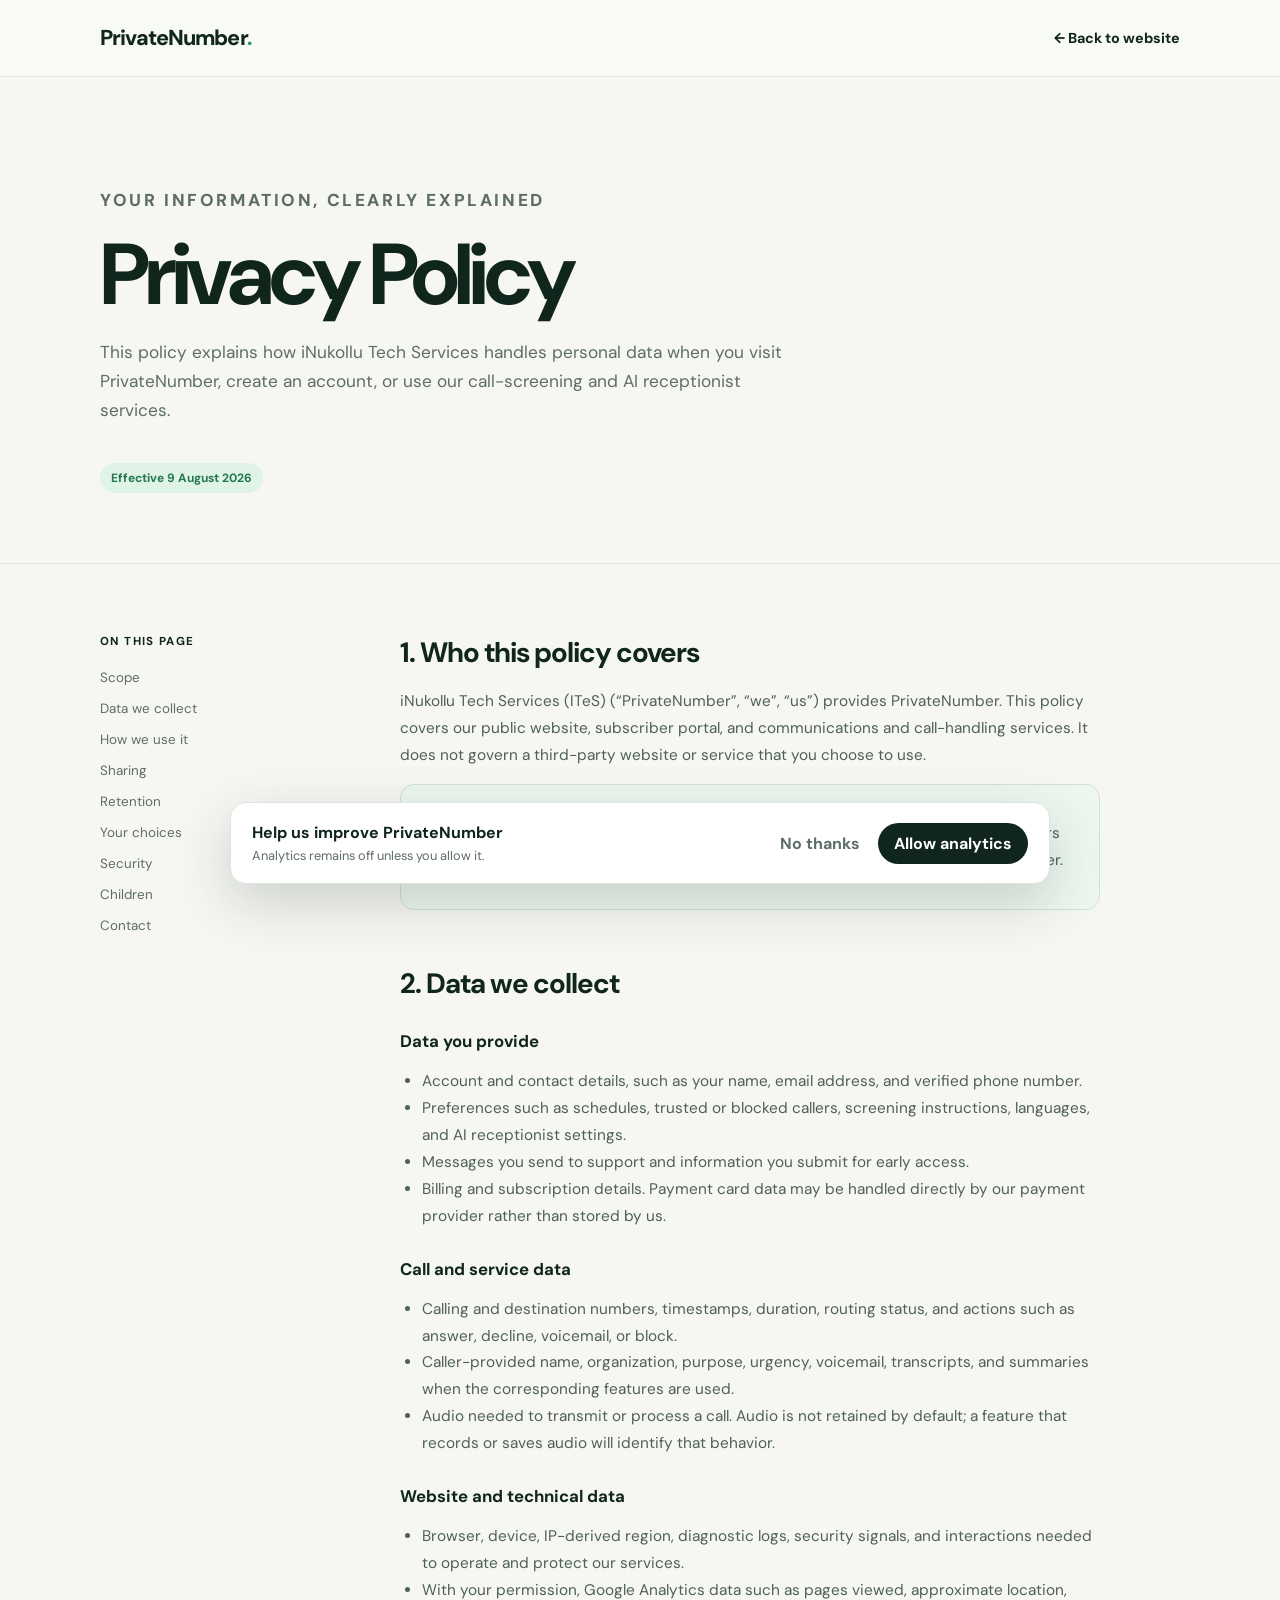
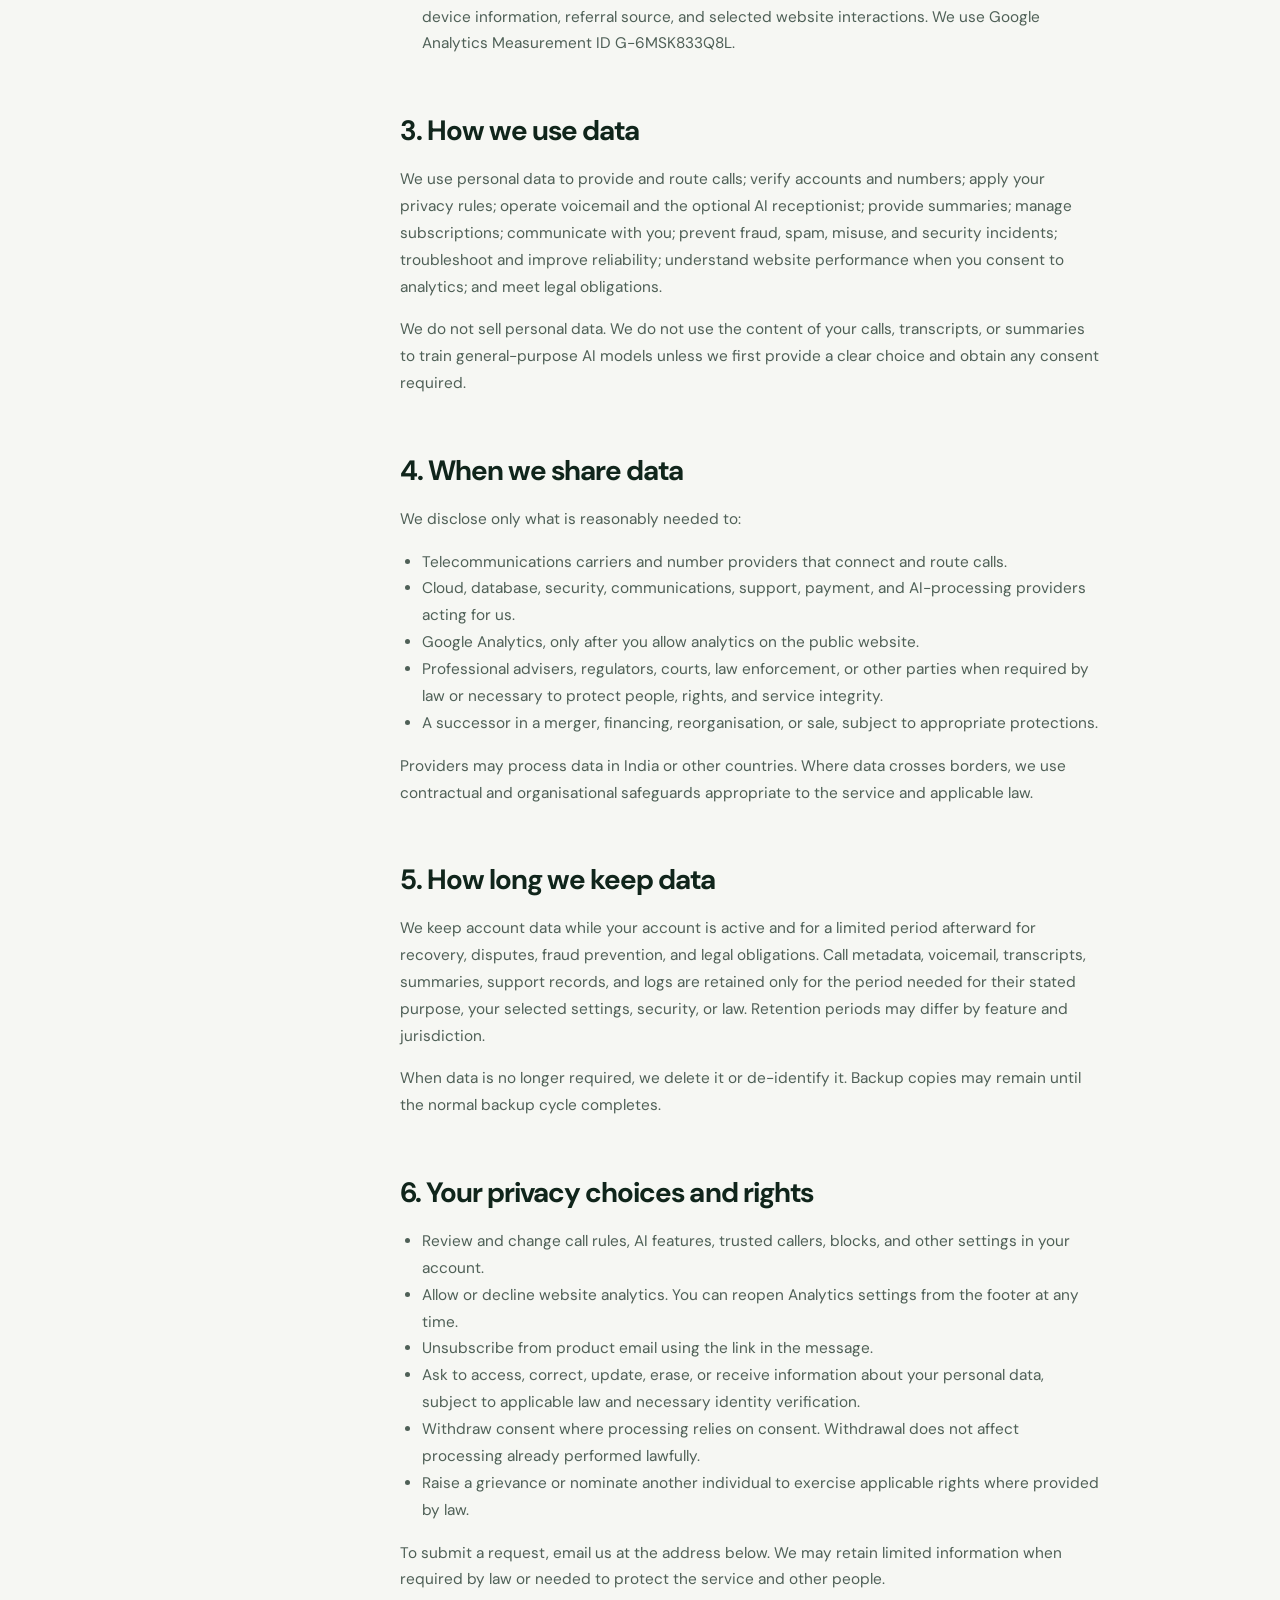
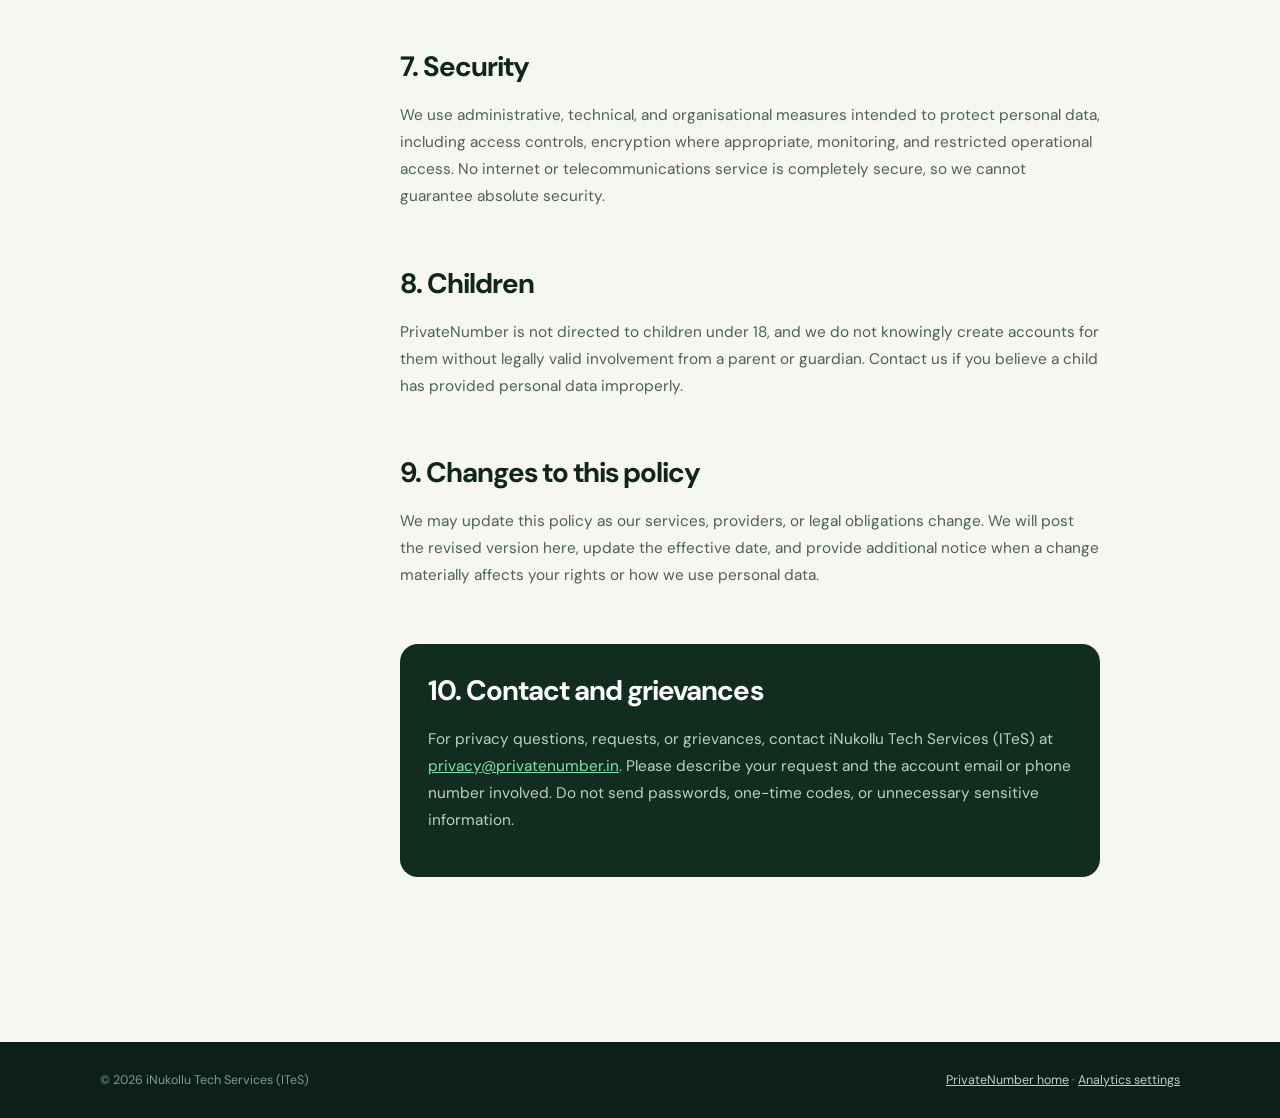
<file: privacy/index.html>
<!doctype html>
<html lang="en">
<head>
  <meta charset="utf-8">
  <meta name="viewport" content="width=device-width, initial-scale=1">
  <title>Privacy Policy | PrivateNumber</title>
  <meta name="description" content="Learn how PrivateNumber and iNukollu Tech Services collect, use, protect, retain, and share personal data, and how you can exercise your privacy choices.">
  <meta name="robots" content="index, follow">
  <meta name="theme-color" content="#10251b">
  <link rel="canonical" href="https://www.privatenumber.in/privacy/">
  <link rel="icon" href="/favicon.ico" sizes="any">
  <link rel="apple-touch-icon" href="/apple-touch-icon.png">
  <link rel="preconnect" href="https://fonts.googleapis.com">
  <link rel="preconnect" href="https://fonts.gstatic.com" crossorigin>
  <link href="https://fonts.googleapis.com/css2?family=DM+Sans:wght@400;500;600;700;800&display=swap" rel="stylesheet">
  <style>
    :root{--ink:#10251b;--green:#20955b;--muted:#5e6d65;--cream:#f6f7f3;--line:#dce5de}*{box-sizing:border-box}html{scroll-behavior:smooth}body{margin:0;background:var(--cream);color:var(--ink);font-family:'DM Sans',system-ui,sans-serif}.shell{width:min(1080px,calc(100% - 48px));margin:auto}.header{border-bottom:1px solid var(--line);background:#f8faf6}.nav{height:76px;display:flex;align-items:center;justify-content:space-between}.brand{color:var(--ink);font-size:1.35rem;font-weight:800;letter-spacing:-.04em;text-decoration:none}.brand span{color:var(--green)}.back{color:var(--ink);font-size:.9rem;font-weight:700;text-decoration:none}.hero{padding:92px 0 70px;border-bottom:1px solid var(--line)}.eyebrow{color:var(--green);font-size:.72rem;font-weight:800;letter-spacing:.15em;text-transform:uppercase}.hero h1{max-width:760px;margin:16px 0 20px;font-size:clamp(3rem,7vw,5.4rem);line-height:.98;letter-spacing:-.06em}.hero p{max-width:700px;color:var(--muted);font-size:1.08rem;line-height:1.7}.updated{display:inline-block;margin-top:20px;padding:7px 11px;border-radius:999px;background:#e0f3e7;color:#25784d;font-size:.75rem;font-weight:700}.layout{display:grid;grid-template-columns:220px minmax(0,700px);gap:80px;padding:70px 0 110px}.toc{position:sticky;top:24px;align-self:start}.toc b{display:block;margin-bottom:13px;font-size:.72rem;letter-spacing:.12em;text-transform:uppercase}.toc a{display:block;padding:7px 0;color:var(--muted);font-size:.84rem;text-decoration:none}.toc a:hover{color:var(--green)}.policy section{scroll-margin-top:24px;margin-bottom:55px}.policy h2{margin:0 0 17px;font-size:1.75rem;letter-spacing:-.035em}.policy h3{margin:28px 0 10px;font-size:1.05rem}.policy p,.policy li{color:#4f6057;font-size:.96rem;line-height:1.75}.policy ul{padding-left:22px}.notice{padding:20px 22px;border:1px solid #cfe1d4;border-radius:14px;background:#edf7f0}.contact{padding:28px;border-radius:18px;background:#102d20;color:#fff}.contact h2{color:#fff}.contact p{color:#bed0c5}.contact a{color:#7be5aa}.footer{padding:30px 0;background:#0c2017;color:#829a8e;font-size:.78rem}.footer .shell{display:flex;justify-content:space-between;gap:20px}.footer a{color:#c0cec7}.analytics-settings{border:0;padding:0;background:none;color:#c0cec7;font:inherit;cursor:pointer;text-decoration:underline}.consent{position:fixed;z-index:5;left:16px;right:16px;bottom:16px;display:none;align-items:center;justify-content:space-between;gap:24px;max-width:820px;margin:auto;padding:19px 21px;border:1px solid var(--line);border-radius:16px;background:#fff;box-shadow:0 18px 55px #10251b30}.consent.visible{display:flex}.consent p{margin:4px 0 0;color:var(--muted);font-size:.8rem}.choices{display:flex;align-items:center;gap:12px;flex:none}.choices button{border:0;background:none;color:var(--muted);font:inherit;font-weight:700;cursor:pointer}.choices .allow{padding:10px 16px;border-radius:999px;background:var(--ink);color:#fff}@media(max-width:760px){.shell{width:min(100% - 30px,1080px)}.hero{padding:65px 0 50px}.layout{grid-template-columns:1fr;padding-top:45px}.toc{display:none}.footer .shell,.consent{align-items:flex-start;flex-direction:column}.choices{align-self:flex-end}}
  </style>
</head>
<body>
  <header class="header"><div class="shell nav"><a class="brand" href="/">PrivateNumber<span>.</span></a><a class="back" href="/">← Back to website</a></div></header>
  <main>
    <section class="hero"><div class="shell"><p class="eyebrow">Your information, clearly explained</p><h1>Privacy Policy</h1><p>This policy explains how iNukollu Tech Services handles personal data when you visit PrivateNumber, create an account, or use our call-screening and AI receptionist services.</p><span class="updated">Effective 9 August 2026</span></div></section>
    <div class="shell layout">
      <nav class="toc" aria-label="Privacy policy contents"><b>On this page</b><a href="#scope">Scope</a><a href="#collect">Data we collect</a><a href="#use">How we use it</a><a href="#sharing">Sharing</a><a href="#retention">Retention</a><a href="#choices">Your choices</a><a href="#security">Security</a><a href="#children">Children</a><a href="#contact">Contact</a></nav>
      <article class="policy">
        <section id="scope"><h2>1. Who this policy covers</h2><p>iNukollu Tech Services (ITeS) (“PrivateNumber”, “we”, “us”) provides PrivateNumber. This policy covers our public website, subscriber portal, and communications and call-handling services. It does not govern a third-party website or service that you choose to use.</p><div class="notice"><p><strong>PrivateNumber is designed to reduce exposure of your personal phone number.</strong> Callers interact with your PrivateNumber rather than receiving your verified destination number.</p></div></section>
        <section id="collect"><h2>2. Data we collect</h2><h3>Data you provide</h3><ul><li>Account and contact details, such as your name, email address, and verified phone number.</li><li>Preferences such as schedules, trusted or blocked callers, screening instructions, languages, and AI receptionist settings.</li><li>Messages you send to support and information you submit for early access.</li><li>Billing and subscription details. Payment card data may be handled directly by our payment provider rather than stored by us.</li></ul><h3>Call and service data</h3><ul><li>Calling and destination numbers, timestamps, duration, routing status, and actions such as answer, decline, voicemail, or block.</li><li>Caller-provided name, organization, purpose, urgency, voicemail, transcripts, and summaries when the corresponding features are used.</li><li>Audio needed to transmit or process a call. Audio is not retained by default; a feature that records or saves audio will identify that behavior.</li></ul><h3>Website and technical data</h3><ul><li>Browser, device, IP-derived region, diagnostic logs, security signals, and interactions needed to operate and protect our services.</li><li>With your permission, Google Analytics data such as pages viewed, approximate location, device information, referral source, and selected website interactions. We use Google Analytics Measurement ID G-6MSK833Q8L.</li></ul></section>
        <section id="use"><h2>3. How we use data</h2><p>We use personal data to provide and route calls; verify accounts and numbers; apply your privacy rules; operate voicemail and the optional AI receptionist; provide summaries; manage subscriptions; communicate with you; prevent fraud, spam, misuse, and security incidents; troubleshoot and improve reliability; understand website performance when you consent to analytics; and meet legal obligations.</p><p>We do not sell personal data. We do not use the content of your calls, transcripts, or summaries to train general-purpose AI models unless we first provide a clear choice and obtain any consent required.</p></section>
        <section id="sharing"><h2>4. When we share data</h2><p>We disclose only what is reasonably needed to:</p><ul><li>Telecommunications carriers and number providers that connect and route calls.</li><li>Cloud, database, security, communications, support, payment, and AI-processing providers acting for us.</li><li>Google Analytics, only after you allow analytics on the public website.</li><li>Professional advisers, regulators, courts, law enforcement, or other parties when required by law or necessary to protect people, rights, and service integrity.</li><li>A successor in a merger, financing, reorganisation, or sale, subject to appropriate protections.</li></ul><p>Providers may process data in India or other countries. Where data crosses borders, we use contractual and organisational safeguards appropriate to the service and applicable law.</p></section>
        <section id="retention"><h2>5. How long we keep data</h2><p>We keep account data while your account is active and for a limited period afterward for recovery, disputes, fraud prevention, and legal obligations. Call metadata, voicemail, transcripts, summaries, support records, and logs are retained only for the period needed for their stated purpose, your selected settings, security, or law. Retention periods may differ by feature and jurisdiction.</p><p>When data is no longer required, we delete it or de-identify it. Backup copies may remain until the normal backup cycle completes.</p></section>
        <section id="choices"><h2>6. Your privacy choices and rights</h2><ul><li>Review and change call rules, AI features, trusted callers, blocks, and other settings in your account.</li><li>Allow or decline website analytics. You can reopen Analytics settings from the footer at any time.</li><li>Unsubscribe from product email using the link in the message.</li><li>Ask to access, correct, update, erase, or receive information about your personal data, subject to applicable law and necessary identity verification.</li><li>Withdraw consent where processing relies on consent. Withdrawal does not affect processing already performed lawfully.</li><li>Raise a grievance or nominate another individual to exercise applicable rights where provided by law.</li></ul><p>To submit a request, email us at the address below. We may retain limited information when required by law or needed to protect the service and other people.</p></section>
        <section id="security"><h2>7. Security</h2><p>We use administrative, technical, and organisational measures intended to protect personal data, including access controls, encryption where appropriate, monitoring, and restricted operational access. No internet or telecommunications service is completely secure, so we cannot guarantee absolute security.</p></section>
        <section id="children"><h2>8. Children</h2><p>PrivateNumber is not directed to children under 18, and we do not knowingly create accounts for them without legally valid involvement from a parent or guardian. Contact us if you believe a child has provided personal data improperly.</p></section>
        <section><h2>9. Changes to this policy</h2><p>We may update this policy as our services, providers, or legal obligations change. We will post the revised version here, update the effective date, and provide additional notice when a change materially affects your rights or how we use personal data.</p></section>
        <section id="contact" class="contact"><h2>10. Contact and grievances</h2><p>For privacy questions, requests, or grievances, contact iNukollu Tech Services (ITeS) at <a href="mailto:privacy@privatenumber.in">privacy@privatenumber.in</a>. Please describe your request and the account email or phone number involved. Do not send passwords, one-time codes, or unnecessary sensitive information.</p></section>
      </article>
    </div>
  </main>
  <footer class="footer"><div class="shell"><span>© 2026 iNukollu Tech Services (ITeS)</span><span><a href="/">PrivateNumber home</a> · <button class="analytics-settings" type="button" id="analytics-settings">Analytics settings</button></span></div></footer>
  <aside class="consent" id="consent" aria-label="Analytics preferences"><div><strong>Help us improve PrivateNumber</strong><p>Analytics remains off unless you allow it.</p></div><div class="choices"><button type="button" id="decline">No thanks</button><button type="button" class="allow" id="allow">Allow analytics</button></div></aside>
  <script>
    (() => {
      const id = 'G-6MSK833Q8L';
      const key = 'privatenumber.analytics-consent';
      const banner = document.getElementById('consent');
      const setDisabled = value => { window['ga-disable-' + id] = value; };
      const load = () => {
        if (document.getElementById('google-analytics')) return;
        window.dataLayer = window.dataLayer || [];
        window.gtag = function(){ dataLayer.push(arguments); };
        gtag('js', new Date()); gtag('config', id);
        const script = document.createElement('script');
        script.id = 'google-analytics'; script.async = true;
        script.src = 'https://www.googletagmanager.com/gtag/js?id=' + id;
        document.head.appendChild(script);
      };
      const choice = localStorage.getItem(key);
      if (choice === 'granted') load(); else if (choice !== 'denied') banner.classList.add('visible');
      document.getElementById('allow').onclick = () => { localStorage.setItem(key,'granted'); setDisabled(false); banner.classList.remove('visible'); load(); };
      document.getElementById('decline').onclick = () => { localStorage.setItem(key,'denied'); setDisabled(true); banner.classList.remove('visible'); };
      document.getElementById('analytics-settings').onclick = () => banner.classList.add('visible');
    })();
  </script>
</body>
</html>
</file>
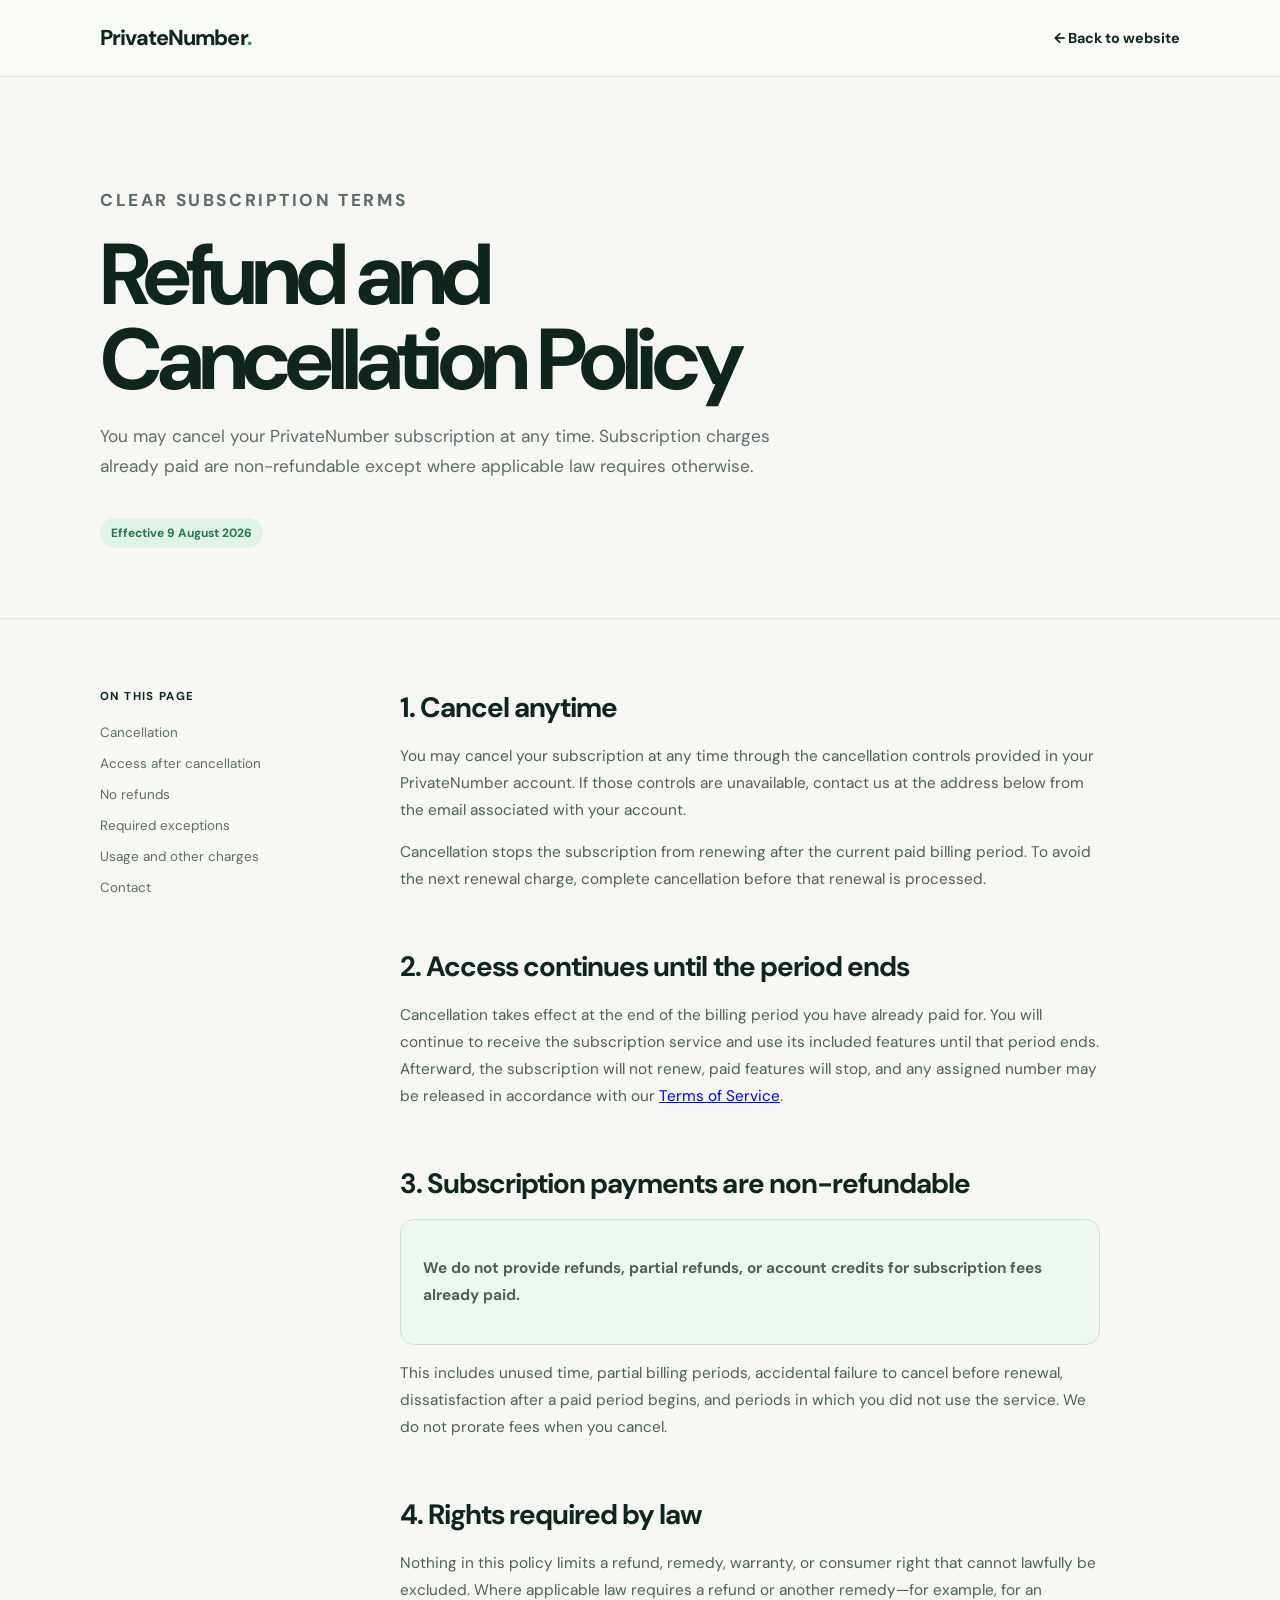
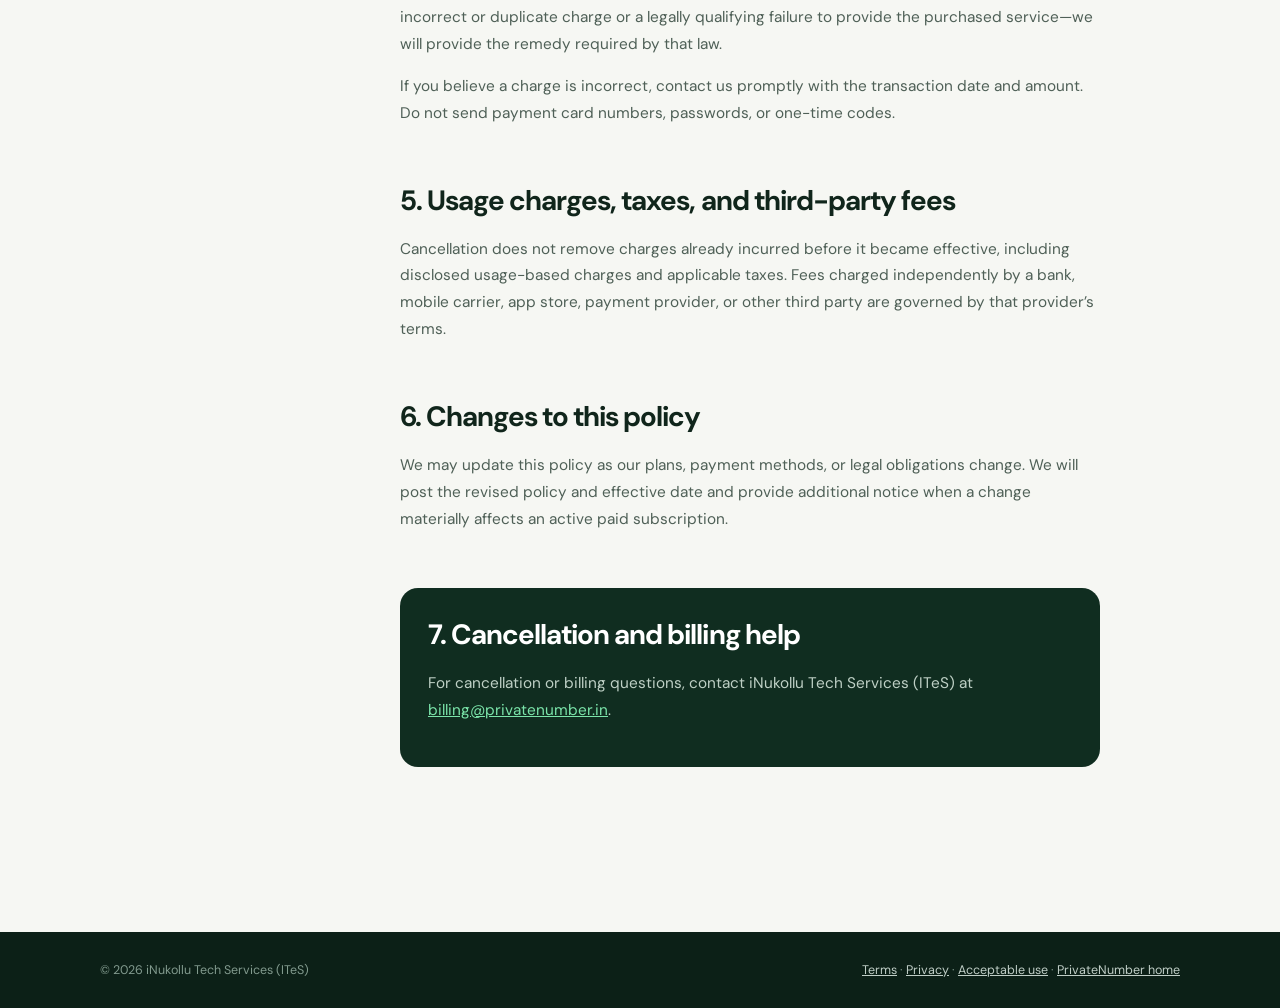
<file: refund-policy/index.html>
<!doctype html>
<html lang="en">
<head>
  <meta charset="utf-8"><meta name="viewport" content="width=device-width, initial-scale=1">
  <title>Refund and Cancellation Policy | PrivateNumber</title>
  <meta name="description" content="PrivateNumber subscription cancellation, renewal, and non-refundable payment terms, including rights that apply under mandatory law.">
  <meta name="robots" content="index, follow"><meta name="theme-color" content="#10251b">
  <link rel="canonical" href="https://www.privatenumber.in/refund-policy/"><link rel="icon" href="/favicon.ico" sizes="any"><link rel="apple-touch-icon" href="/apple-touch-icon.png">
  <link rel="preconnect" href="https://fonts.googleapis.com"><link rel="preconnect" href="https://fonts.gstatic.com" crossorigin><link href="https://fonts.googleapis.com/css2?family=DM+Sans:wght@400;500;600;700;800&display=swap" rel="stylesheet"><link rel="stylesheet" href="/legal.css">
</head>
<body>
  <header class="header"><div class="shell nav"><a class="brand" href="/">PrivateNumber<span>.</span></a><a class="back" href="/">← Back to website</a></div></header>
  <main><section class="hero"><div class="shell"><p class="eyebrow">Clear subscription terms</p><h1>Refund and Cancellation Policy</h1><p>You may cancel your PrivateNumber subscription at any time. Subscription charges already paid are non-refundable except where applicable law requires otherwise.</p><span class="updated">Effective 9 August 2026</span></div></section>
  <div class="shell layout"><nav class="toc" aria-label="Refund policy contents"><b>On this page</b><a href="#cancel">Cancellation</a><a href="#access">Access after cancellation</a><a href="#refunds">No refunds</a><a href="#exceptions">Required exceptions</a><a href="#charges">Usage and other charges</a><a href="#contact">Contact</a></nav>
  <article class="policy">
    <section id="cancel"><h2>1. Cancel anytime</h2><p>You may cancel your subscription at any time through the cancellation controls provided in your PrivateNumber account. If those controls are unavailable, contact us at the address below from the email associated with your account.</p><p>Cancellation stops the subscription from renewing after the current paid billing period. To avoid the next renewal charge, complete cancellation before that renewal is processed.</p></section>
    <section id="access"><h2>2. Access continues until the period ends</h2><p>Cancellation takes effect at the end of the billing period you have already paid for. You will continue to receive the subscription service and use its included features until that period ends. Afterward, the subscription will not renew, paid features will stop, and any assigned number may be released in accordance with our <a href="/terms/">Terms of Service</a>.</p></section>
    <section id="refunds"><h2>3. Subscription payments are non-refundable</h2><div class="notice"><p><strong>We do not provide refunds, partial refunds, or account credits for subscription fees already paid.</strong></p></div><p>This includes unused time, partial billing periods, accidental failure to cancel before renewal, dissatisfaction after a paid period begins, and periods in which you did not use the service. We do not prorate fees when you cancel.</p></section>
    <section id="exceptions"><h2>4. Rights required by law</h2><p>Nothing in this policy limits a refund, remedy, warranty, or consumer right that cannot lawfully be excluded. Where applicable law requires a refund or another remedy—for example, for an incorrect or duplicate charge or a legally qualifying failure to provide the purchased service—we will provide the remedy required by that law.</p><p>If you believe a charge is incorrect, contact us promptly with the transaction date and amount. Do not send payment card numbers, passwords, or one-time codes.</p></section>
    <section id="charges"><h2>5. Usage charges, taxes, and third-party fees</h2><p>Cancellation does not remove charges already incurred before it became effective, including disclosed usage-based charges and applicable taxes. Fees charged independently by a bank, mobile carrier, app store, payment provider, or other third party are governed by that provider’s terms.</p></section>
    <section><h2>6. Changes to this policy</h2><p>We may update this policy as our plans, payment methods, or legal obligations change. We will post the revised policy and effective date and provide additional notice when a change materially affects an active paid subscription.</p></section>
    <section id="contact" class="contact"><h2>7. Cancellation and billing help</h2><p>For cancellation or billing questions, contact iNukollu Tech Services (ITeS) at <a href="mailto:billing@privatenumber.in">billing@privatenumber.in</a>.</p></section>
  </article></div></main>
  <footer class="footer"><div class="shell"><span>© 2026 iNukollu Tech Services (ITeS)</span><span><a href="/terms/">Terms</a> · <a href="/privacy/">Privacy</a> · <a href="/acceptable-use/">Acceptable use</a> · <a href="/">PrivateNumber home</a></span></div></footer>
</body></html>
</file>
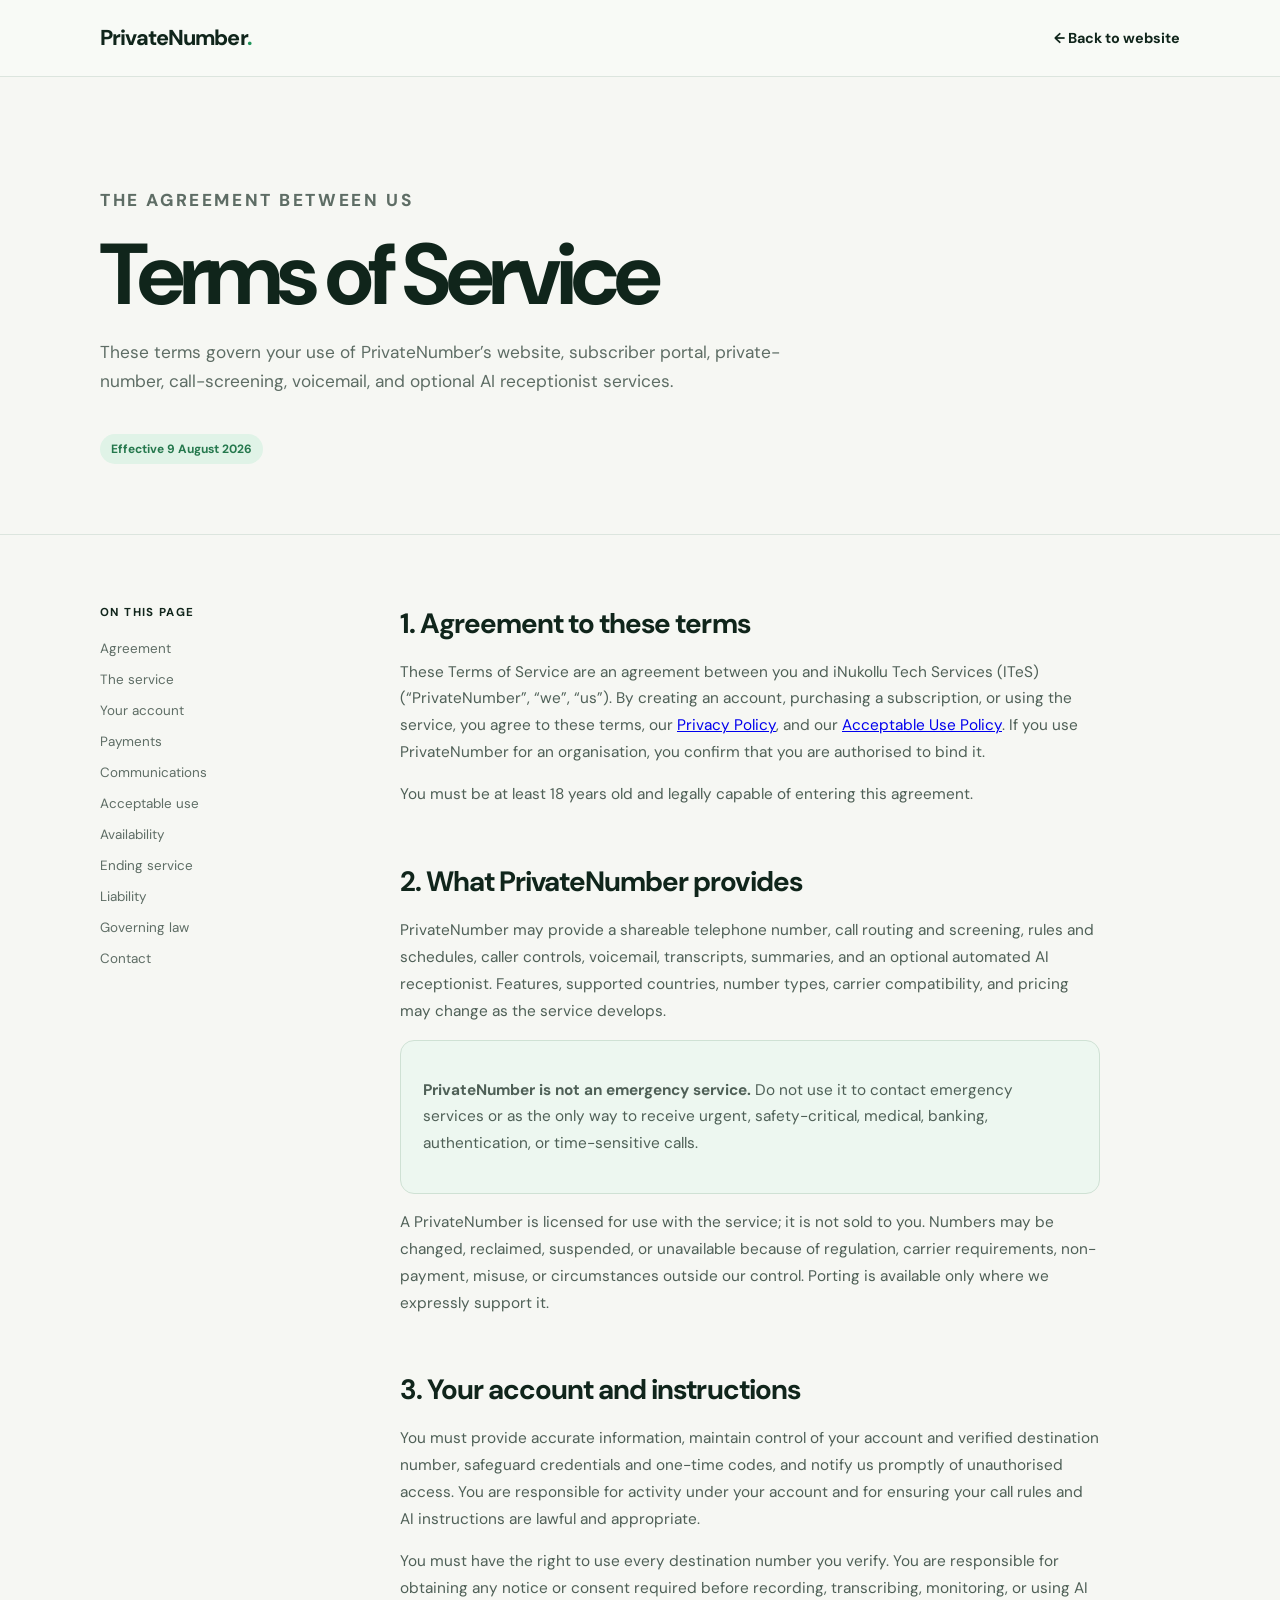
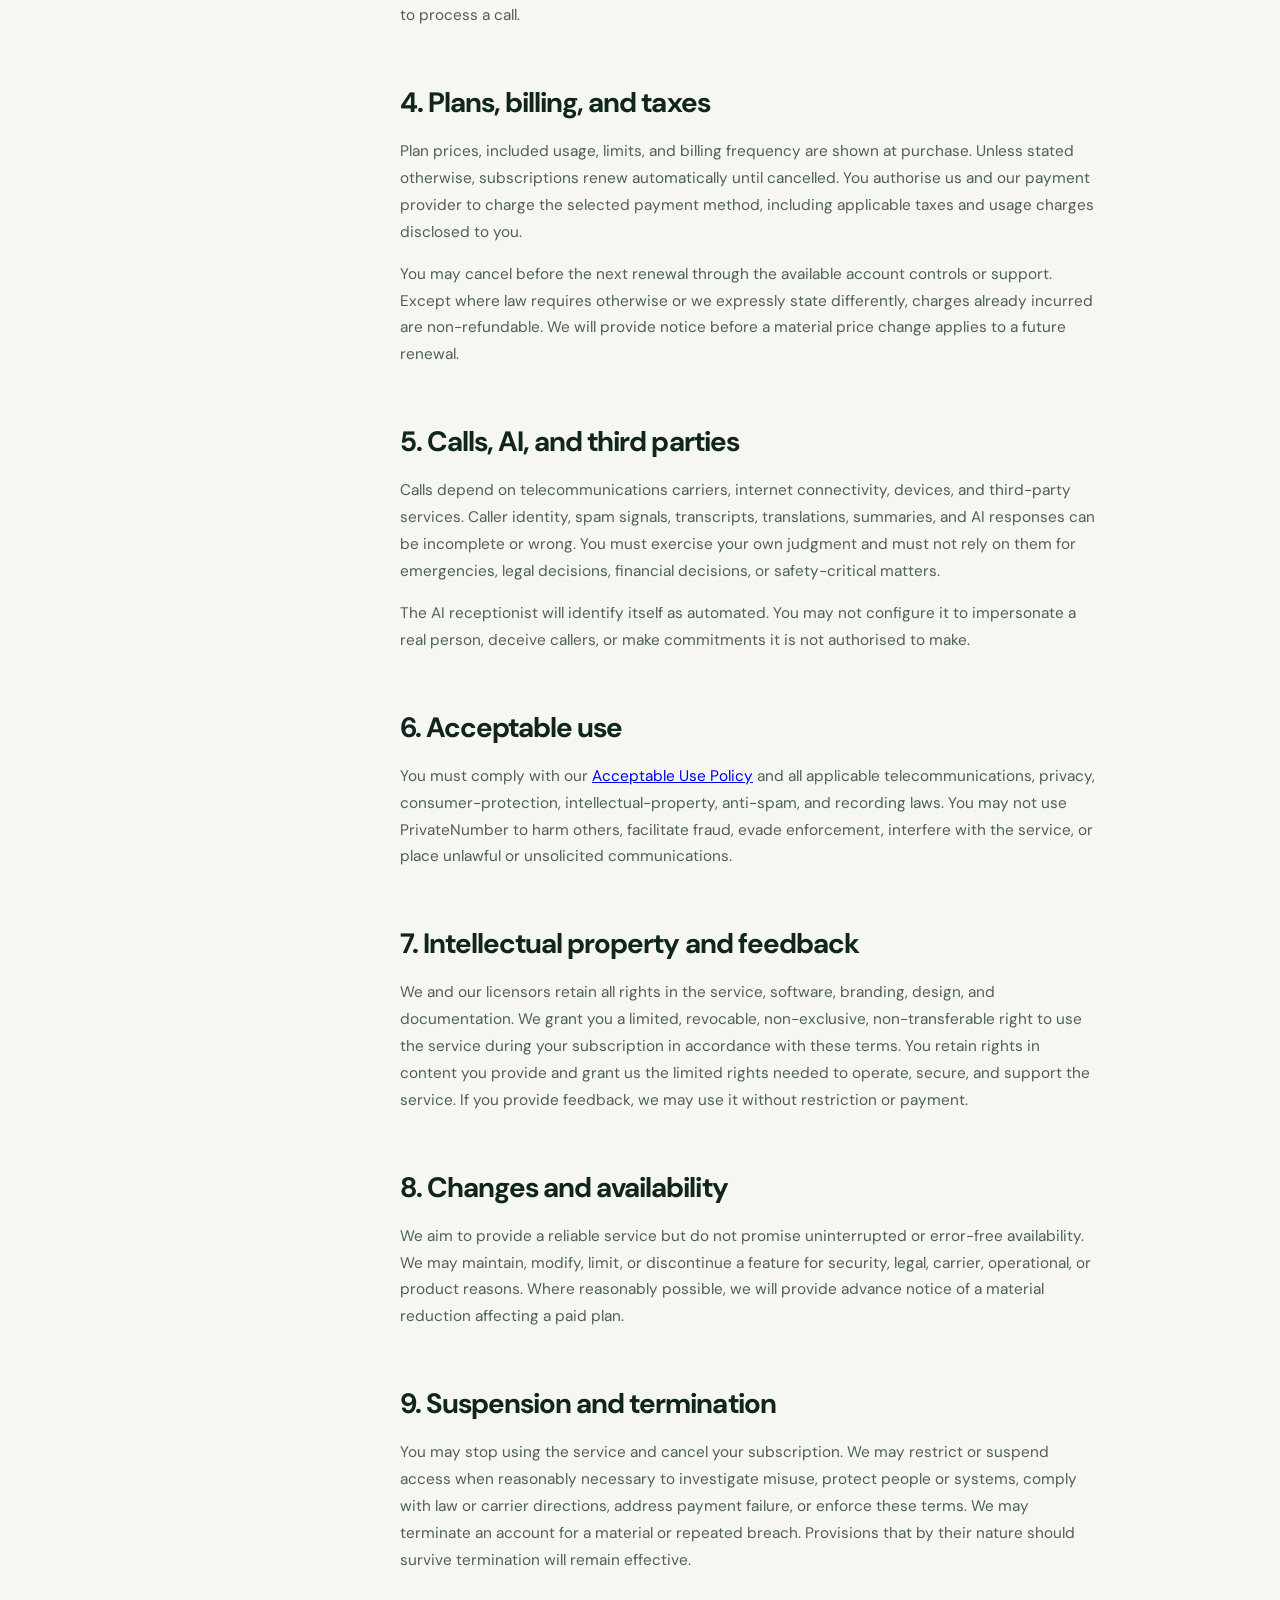
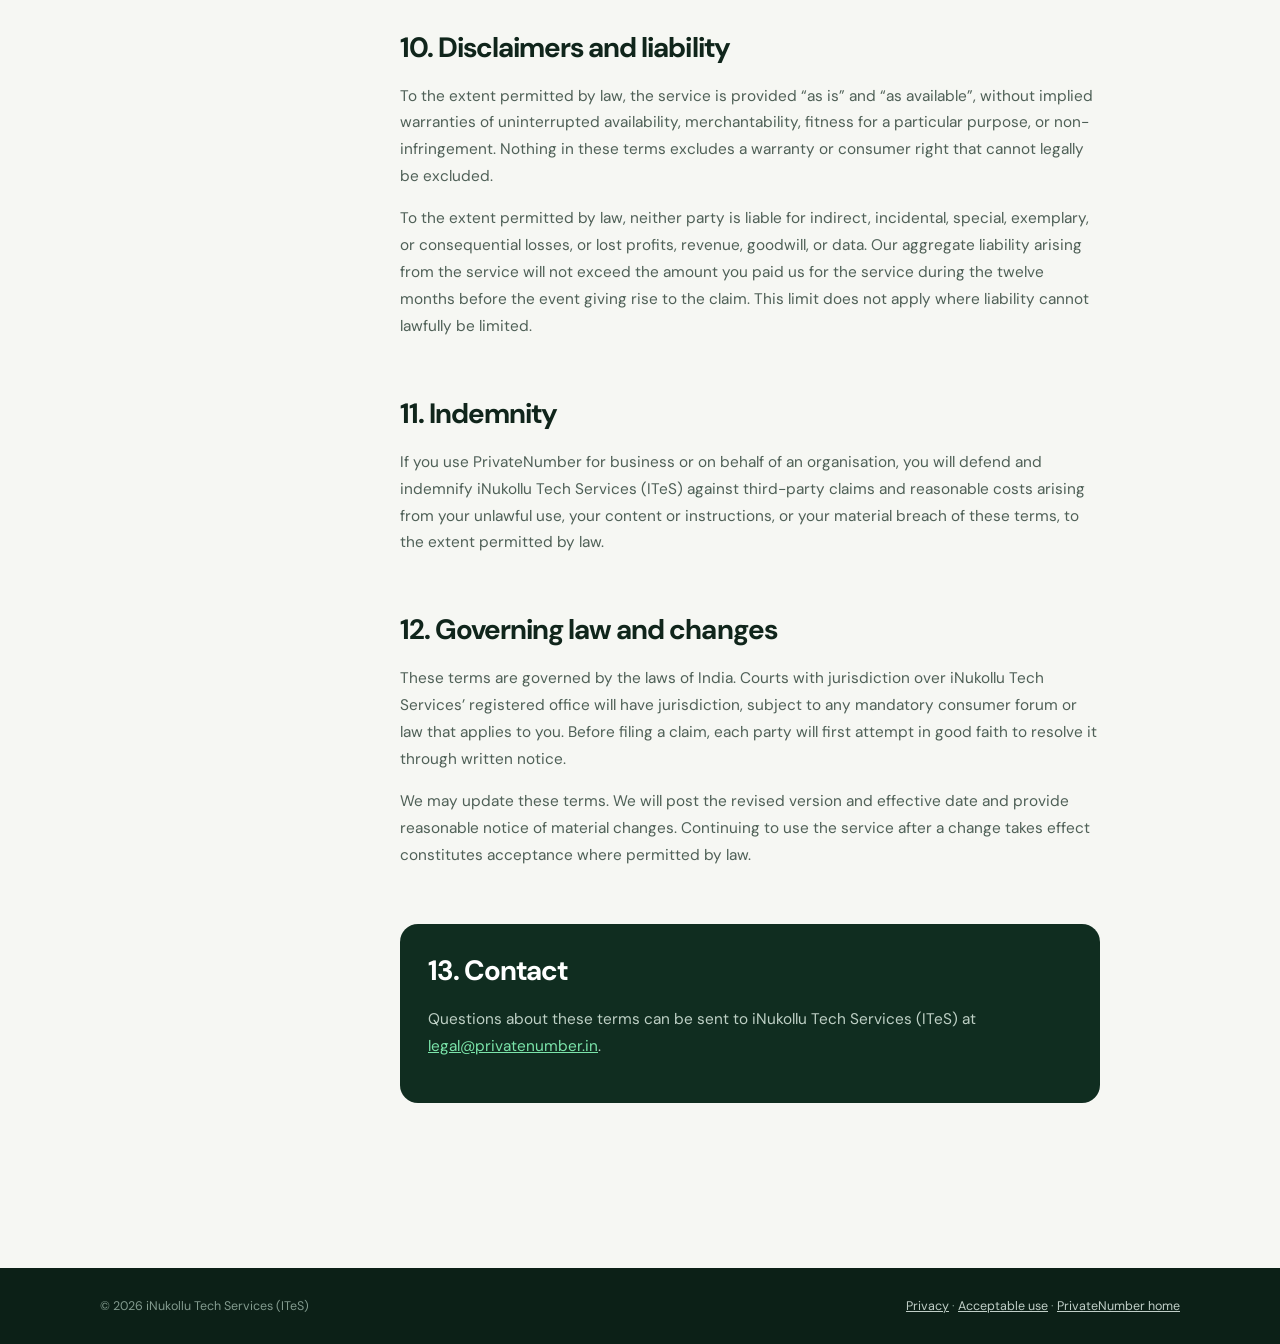
<file: terms/index.html>
<!doctype html>
<html lang="en">
<head>
  <meta charset="utf-8"><meta name="viewport" content="width=device-width, initial-scale=1">
  <title>Terms of Service | PrivateNumber</title>
  <meta name="description" content="Terms governing your access to and use of PrivateNumber call screening, private number, voicemail, and AI receptionist services.">
  <meta name="robots" content="index, follow"><meta name="theme-color" content="#10251b">
  <link rel="canonical" href="https://www.privatenumber.in/terms/"><link rel="icon" href="/favicon.ico" sizes="any"><link rel="apple-touch-icon" href="/apple-touch-icon.png">
  <link rel="preconnect" href="https://fonts.googleapis.com"><link rel="preconnect" href="https://fonts.gstatic.com" crossorigin><link href="https://fonts.googleapis.com/css2?family=DM+Sans:wght@400;500;600;700;800&display=swap" rel="stylesheet"><link rel="stylesheet" href="/legal.css">
</head>
<body>
  <header class="header"><div class="shell nav"><a class="brand" href="/">PrivateNumber<span>.</span></a><a class="back" href="/">← Back to website</a></div></header>
  <main><section class="hero"><div class="shell"><p class="eyebrow">The agreement between us</p><h1>Terms of Service</h1><p>These terms govern your use of PrivateNumber’s website, subscriber portal, private-number, call-screening, voicemail, and optional AI receptionist services.</p><span class="updated">Effective 9 August 2026</span></div></section>
  <div class="shell layout"><nav class="toc" aria-label="Terms contents"><b>On this page</b><a href="#agreement">Agreement</a><a href="#service">The service</a><a href="#account">Your account</a><a href="#payments">Payments</a><a href="#communications">Communications</a><a href="#use">Acceptable use</a><a href="#availability">Availability</a><a href="#ending">Ending service</a><a href="#liability">Liability</a><a href="#law">Governing law</a><a href="#contact">Contact</a></nav>
  <article class="policy">
    <section id="agreement"><h2>1. Agreement to these terms</h2><p>These Terms of Service are an agreement between you and iNukollu Tech Services (ITeS) (“PrivateNumber”, “we”, “us”). By creating an account, purchasing a subscription, or using the service, you agree to these terms, our <a href="/privacy/">Privacy Policy</a>, and our <a href="/acceptable-use/">Acceptable Use Policy</a>. If you use PrivateNumber for an organisation, you confirm that you are authorised to bind it.</p><p>You must be at least 18 years old and legally capable of entering this agreement.</p></section>
    <section id="service"><h2>2. What PrivateNumber provides</h2><p>PrivateNumber may provide a shareable telephone number, call routing and screening, rules and schedules, caller controls, voicemail, transcripts, summaries, and an optional automated AI receptionist. Features, supported countries, number types, carrier compatibility, and pricing may change as the service develops.</p><div class="notice"><p><strong>PrivateNumber is not an emergency service.</strong> Do not use it to contact emergency services or as the only way to receive urgent, safety-critical, medical, banking, authentication, or time-sensitive calls.</p></div><p>A PrivateNumber is licensed for use with the service; it is not sold to you. Numbers may be changed, reclaimed, suspended, or unavailable because of regulation, carrier requirements, non-payment, misuse, or circumstances outside our control. Porting is available only where we expressly support it.</p></section>
    <section id="account"><h2>3. Your account and instructions</h2><p>You must provide accurate information, maintain control of your account and verified destination number, safeguard credentials and one-time codes, and notify us promptly of unauthorised access. You are responsible for activity under your account and for ensuring your call rules and AI instructions are lawful and appropriate.</p><p>You must have the right to use every destination number you verify. You are responsible for obtaining any notice or consent required before recording, transcribing, monitoring, or using AI to process a call.</p></section>
    <section id="payments"><h2>4. Plans, billing, and taxes</h2><p>Plan prices, included usage, limits, and billing frequency are shown at purchase. Unless stated otherwise, subscriptions renew automatically until cancelled. You authorise us and our payment provider to charge the selected payment method, including applicable taxes and usage charges disclosed to you.</p><p>You may cancel before the next renewal through the available account controls or support. Except where law requires otherwise or we expressly state differently, charges already incurred are non-refundable. We will provide notice before a material price change applies to a future renewal.</p></section>
    <section id="communications"><h2>5. Calls, AI, and third parties</h2><p>Calls depend on telecommunications carriers, internet connectivity, devices, and third-party services. Caller identity, spam signals, transcripts, translations, summaries, and AI responses can be incomplete or wrong. You must exercise your own judgment and must not rely on them for emergencies, legal decisions, financial decisions, or safety-critical matters.</p><p>The AI receptionist will identify itself as automated. You may not configure it to impersonate a real person, deceive callers, or make commitments it is not authorised to make.</p></section>
    <section id="use"><h2>6. Acceptable use</h2><p>You must comply with our <a href="/acceptable-use/">Acceptable Use Policy</a> and all applicable telecommunications, privacy, consumer-protection, intellectual-property, anti-spam, and recording laws. You may not use PrivateNumber to harm others, facilitate fraud, evade enforcement, interfere with the service, or place unlawful or unsolicited communications.</p></section>
    <section><h2>7. Intellectual property and feedback</h2><p>We and our licensors retain all rights in the service, software, branding, design, and documentation. We grant you a limited, revocable, non-exclusive, non-transferable right to use the service during your subscription in accordance with these terms. You retain rights in content you provide and grant us the limited rights needed to operate, secure, and support the service. If you provide feedback, we may use it without restriction or payment.</p></section>
    <section id="availability"><h2>8. Changes and availability</h2><p>We aim to provide a reliable service but do not promise uninterrupted or error-free availability. We may maintain, modify, limit, or discontinue a feature for security, legal, carrier, operational, or product reasons. Where reasonably possible, we will provide advance notice of a material reduction affecting a paid plan.</p></section>
    <section id="ending"><h2>9. Suspension and termination</h2><p>You may stop using the service and cancel your subscription. We may restrict or suspend access when reasonably necessary to investigate misuse, protect people or systems, comply with law or carrier directions, address payment failure, or enforce these terms. We may terminate an account for a material or repeated breach. Provisions that by their nature should survive termination will remain effective.</p></section>
    <section id="liability"><h2>10. Disclaimers and liability</h2><p>To the extent permitted by law, the service is provided “as is” and “as available”, without implied warranties of uninterrupted availability, merchantability, fitness for a particular purpose, or non-infringement. Nothing in these terms excludes a warranty or consumer right that cannot legally be excluded.</p><p>To the extent permitted by law, neither party is liable for indirect, incidental, special, exemplary, or consequential losses, or lost profits, revenue, goodwill, or data. Our aggregate liability arising from the service will not exceed the amount you paid us for the service during the twelve months before the event giving rise to the claim. This limit does not apply where liability cannot lawfully be limited.</p></section>
    <section><h2>11. Indemnity</h2><p>If you use PrivateNumber for business or on behalf of an organisation, you will defend and indemnify iNukollu Tech Services (ITeS) against third-party claims and reasonable costs arising from your unlawful use, your content or instructions, or your material breach of these terms, to the extent permitted by law.</p></section>
    <section id="law"><h2>12. Governing law and changes</h2><p>These terms are governed by the laws of India. Courts with jurisdiction over iNukollu Tech Services’ registered office will have jurisdiction, subject to any mandatory consumer forum or law that applies to you. Before filing a claim, each party will first attempt in good faith to resolve it through written notice.</p><p>We may update these terms. We will post the revised version and effective date and provide reasonable notice of material changes. Continuing to use the service after a change takes effect constitutes acceptance where permitted by law.</p></section>
    <section id="contact" class="contact"><h2>13. Contact</h2><p>Questions about these terms can be sent to iNukollu Tech Services (ITeS) at <a href="mailto:legal@privatenumber.in">legal@privatenumber.in</a>.</p></section>
  </article></div></main>
  <footer class="footer"><div class="shell"><span>© 2026 iNukollu Tech Services (ITeS)</span><span><a href="/privacy/">Privacy</a> · <a href="/acceptable-use/">Acceptable use</a> · <a href="/">PrivateNumber home</a></span></div></footer>
</body></html>
</file>
<file: styles.css>
:root {
  --ink: #10251b;
  --green: #20955b;
  --muted: #5e6d65;
  --cream: #f6f7f3;
}
* {
  box-sizing: border-box;
}
html {
  scroll-behavior: smooth;
}
body {
  margin: 0;
  background: var(--cream);
  color: var(--ink);
  font-family: 'DM Sans', system-ui, sans-serif;
}
button,
a {
  font: inherit;
}
main > section {
  scroll-margin-top: 76px;
}
.motion-ready .reveal {
  opacity: 0;
  transform: translateY(42px);
  transition:
    opacity 0.7s cubic-bezier(0.2, 0.65, 0.3, 1),
    transform 0.85s cubic-bezier(0.2, 0.65, 0.3, 1);
  transition-delay: var(--reveal-delay, 0ms);
}
.motion-ready .reveal.is-visible {
  opacity: 1;
  transform: translateY(0);
}
.summary .classification {
  align-items: center;
  justify-content: space-between;
  gap: 10px;
}
.summary .classification b {
  color: #58d991;
  letter-spacing: 0.12em;
  font-size: 0.58rem;
}
.summary .classification strong {
  padding: 5px 8px;
  border-radius: 999px;
  background: #2d654b;
  color: #bdf1d2;
  font-size: 0.58rem;
  white-space: nowrap;
}
.hero-visual.is-idle-pulsing .phone-card {
  animation: phone-nudge 1.8s cubic-bezier(0.2, 0.7, 0.3, 1);
}
.hero-visual.is-idle-pulsing .float-note--top {
  animation: label-nudge 1.8s 0.12s cubic-bezier(0.2, 0.7, 0.3, 1);
}
.hero-visual.is-idle-pulsing .float-note--bottom {
  animation: label-nudge 1.8s 0.28s cubic-bezier(0.2, 0.7, 0.3, 1);
}
.hero-visual.is-idle-pulsing .orbit--one {
  animation: orbit-breathe 1.8s ease-out;
}
.hero-visual.is-idle-pulsing .live i {
  animation: status-pulse 0.9s ease-out 2;
}
.hero-visual.decision--connect .decision button:last-child {
  animation: connect-decision 1.8s ease-out;
}
.hero-visual.decision--decline .summary {
  background: #49362c;
  border-color: #755848;
}
.hero-visual.decision--decline .summary span {
  background: #694b36;
  color: #ffe0bd;
}
.hero-visual.decision--decline .classification strong {
  background: #7a542f;
  color: #ffe0ad;
}
.hero-visual.decision--decline .live i {
  background: #e9a14b;
}
.hero-visual.decision--decline .decision button:last-child {
  background: #2a4d3c;
  color: #bac9c1;
}
.hero-visual.decision--decline .decision .decline {
  background: #a8464b;
  animation: decline-decision 1.8s ease-out;
}
@keyframes phone-nudge {
  0%,
  100% {
    transform: rotate(1.5deg) translateY(0);
  }
  42% {
    transform: rotate(0.2deg) translateY(-11px);
  }
  70% {
    transform: rotate(2deg) translateY(-4px);
  }
}
@keyframes label-nudge {
  0%,
  100% {
    transform: translateY(0);
  }
  45% {
    transform: translateY(-9px);
  }
  72% {
    transform: translateY(2px);
  }
}
@keyframes orbit-breathe {
  0%,
  100% {
    transform: scale(1);
    opacity: 1;
  }
  48% {
    transform: scale(1.045);
    opacity: 0.55;
  }
}
@keyframes status-pulse {
  0% {
    box-shadow: 0 0 0 0 #36d47c55;
  }
  100% {
    box-shadow: 0 0 0 13px #36d47c00;
  }
}
@keyframes connect-decision {
  0%,
  100% {
    box-shadow: none;
  }
  38% {
    transform: scale(1.06);
    background: #39d982;
    box-shadow: 0 0 0 8px #39d98222;
  }
}
@keyframes decline-decision {
  0%,
  100% {
    box-shadow: none;
  }
  38% {
    transform: scale(1.06);
    background: #c94f55;
    box-shadow: 0 0 0 8px #c94f5522;
  }
}
.testimonials[hidden] { display: none; }
.testimonial-grid { display: grid; grid-template-columns: repeat(3,minmax(0,1fr)); gap: 18px; margin-top: 38px; }
.testimonial-grid article { padding: 28px; border: 1px solid #dce6df; border-radius: 20px; background: #f8faf8; }
.testimonial-grid img { width: 54px; height: 54px; margin-bottom: 18px; border-radius: 50%; object-fit: cover; background: #dfe9e3; }
.testimonial-grid blockquote { margin: 0; color: #263c32; font-size: 1.05rem; line-height: 1.65; }.testimonial-grid blockquote::before { content: '“'; color: #2bab69; font-size: 2rem; line-height: 0; }.testimonial-grid article p { margin: 20px 0 0; color: #547064; font-size: .82rem; font-weight: 800; }
@media (max-width: 800px) { .testimonial-grid { grid-template-columns: 1fr; } }
@media (prefers-reduced-motion: reduce) {
  html {
    scroll-behavior: auto;
  }
  .motion-ready .reveal {
    opacity: 1;
    transform: none;
    transition: none;
  }
  .hero-visual.is-idle-pulsing * {
    animation: none !important;
  }
}
</file>
<file: app.css>
:host{display:block}.shell{width:min(1180px,calc(100% - 48px));margin:auto}.site-header{position:sticky;top:0;z-index:20;background:#f8faf6e8;backdrop-filter:blur(18px);border-bottom:1px solid #e1e8e2}.nav{height:76px;display:flex;align-items:center;justify-content:space-between}.brand{font-size:1.35rem;font-weight:850;color:var(--ink);text-decoration:none;letter-spacing:-.04em}.brand span,.hero em{color:var(--green)}nav{display:flex;gap:30px}nav a,.sign-in{color:var(--muted);text-decoration:none;font-weight:650;font-size:.9rem}.nav-actions{display:flex;align-items:center;gap:20px}.button{display:inline-flex;justify-content:center;align-items:center;padding:15px 23px;border:1px solid var(--ink);border-radius:999px;background:var(--ink);color:#fff;text-decoration:none;font-weight:750;transition:.2s}.button:hover{transform:translateY(-2px);box-shadow:0 10px 25px #10251b28}.button--small{padding:10px 18px;font-size:.86rem}.hero{display:grid;grid-template-columns:1.02fr .98fr;align-items:center;gap:70px;min-height:720px;padding-top:40px;padding-bottom:70px}.eyebrow{color:var(--green);text-transform:uppercase;letter-spacing:.15em;font-weight:800;font-size:.72rem}.eyebrow>span{display:inline-block;width:18px;height:1px;background:var(--green);vertical-align:middle;margin-right:8px}.hero h1{font-size:clamp(3.8rem,6.5vw,6.5rem);letter-spacing:-.07em;line-height:.91;margin:22px 0 30px}.hero h1 em{font-style:normal}.lede{font-size:1.13rem;line-height:1.7;color:var(--muted);max-width:620px}.actions{display:flex;align-items:center;gap:26px;margin-top:34px}.text-link{color:var(--ink);text-decoration:none;font-weight:750}.play{display:inline-grid;place-items:center;width:32px;height:32px;border:1px solid #cdd7cf;border-radius:50%;font-size:.62rem;font-style:normal;margin-right:8px}.trust-line{display:flex;gap:22px;margin-top:27px;color:#76847c;font-size:.73rem}.hero-visual{position:relative;display:grid;place-items:center;min-height:590px}.hero-visual:before{content:'';position:absolute;width:470px;height:470px;border-radius:50%;background:radial-gradient(circle at 35% 30%,#ebfff3,#c9eed7 62%,#b6e1c5);box-shadow:inset 0 0 80px #fff8}.orbit{position:absolute;border:1px solid #68b98b5c;border-radius:50%}.orbit--one{width:530px;height:530px}.orbit--two{width:400px;height:400px}.phone-card{position:relative;z-index:2;width:340px;background:#102d20;color:white;border:7px solid #fff;border-radius:36px;padding:19px 22px 25px;box-shadow:0 38px 90px #173c2c42;transform:rotate(1.5deg)}.phone-top{display:flex;justify-content:space-between;font-size:.64rem;color:#a5b8ad}.live{font-size:.67rem;letter-spacing:.1em;text-transform:uppercase;color:#83d8aa;margin:26px 0}.live i{display:inline-block;width:7px;height:7px;background:#36d47c;border-radius:50%;margin-right:6px;box-shadow:0 0 0 5px #36d47c1e}.caller{display:flex;align-items:center;gap:13px;margin-bottom:20px}.avatar{display:grid;place-items:center;width:51px;height:51px;border-radius:50%;background:#2a4d3c;color:#9be9bd;font-weight:800}.caller div{display:flex;flex-direction:column}.caller small{color:#9db0a6;margin-top:3px}.summary{background:#214535;border:1px solid #335b47;padding:17px;border-radius:16px}.summary>b{color:#58d991;letter-spacing:.12em;font-size:.62rem}.summary p{font-size:.88rem;line-height:1.55;margin:9px 0 14px}.summary div{display:flex;gap:7px}.summary span{font-size:.58rem;color:#aad2bc;background:#2d5541;padding:5px 7px;border-radius:10px}.decision{display:grid;grid-template-columns:1fr 1fr;gap:9px;margin-top:15px}.decision button{border:0;border-radius:12px;padding:13px;background:#2ebd70;color:white;font-weight:800}.decision .decline{background:#ffffff16;color:white}.voicemail{display:block;text-align:center;color:#a4b6ac;font-size:.73rem;margin-top:15px}.float-note{position:absolute;z-index:3;display:flex;align-items:center;gap:10px;background:white;padding:13px 16px;border-radius:14px;box-shadow:0 18px 45px #173c2c22}.float-note>i{display:grid;place-items:center;width:32px;height:32px;border-radius:10px;background:#ddf6e7;color:var(--green);font-style:normal}.float-note div{display:flex;flex-direction:column;font-size:.76rem}.float-note span{font-size:.65rem;color:var(--muted);margin-top:2px}.float-note--top{top:90px;right:0}.float-note--bottom{bottom:80px;left:-5px}.proof{border-top:1px solid #e1e8e2;border-bottom:1px solid #e1e8e2;background:white;padding:25px 0}.proof p{text-align:center;color:#8a968f;font-size:.63rem;letter-spacing:.14em}.proof .shell>div{display:flex;justify-content:space-around;color:#66746c;font-size:.77rem;font-weight:800;letter-spacing:.06em;margin-top:18px}.section{padding-top:120px;padding-bottom:120px}.section-heading{max-width:690px}.section-heading h2,.privacy-copy h2,.assistant-copy h2,.faq h2{font-size:clamp(2.5rem,4.5vw,4.5rem);line-height:1.04;letter-spacing:-.055em;margin:15px 0 20px}.section-heading>p:last-child,.privacy-copy>p,.assistant-copy>p,.faq>div>p{color:var(--muted);font-size:1.05rem;line-height:1.65}.steps{display:grid;grid-template-columns:repeat(3,1fr);gap:18px;margin-top:60px}.steps article{position:relative;background:#fff;border:1px solid #e0e8e1;border-radius:20px;padding:30px;min-height:290px}.steps article>b{position:absolute;right:23px;color:#9baa9f;font-size:.7rem}.step-icon{display:grid;place-items:center;width:50px;height:50px;border-radius:15px;background:#dff5e8;color:#1e8c54;font-size:1.35rem}.steps h3{font-size:1.25rem;margin:50px 0 12px}.steps p{color:var(--muted);line-height:1.6}.assistant-section{background:#0f2a1e;color:white;padding:120px 0;overflow:hidden}.assistant-grid{display:grid;grid-template-columns:1fr 1fr;gap:110px;align-items:center}.assistant-demo{position:relative;min-height:510px;display:grid;place-items:center}.assistant-demo:before{content:'';position:absolute;width:480px;height:480px;border-radius:50%;background:#173f2c;box-shadow:0 0 0 70px #143725,0 0 0 140px #113122}.conversation{position:relative;z-index:1;width:420px;background:white;color:var(--ink);padding:23px;border-radius:22px;box-shadow:0 35px 80px #0003}.conversation-head{display:flex;align-items:center;gap:11px;border-bottom:1px solid #e5eae6;padding-bottom:16px}.conversation-head .spark{display:grid;place-items:center;width:39px;height:39px;border-radius:12px;background:#dff6e8;color:#1d9156}.conversation-head div{display:flex;flex:1;flex-direction:column}.conversation-head small{color:var(--muted);font-size:.7rem}.conversation-head>i{font-style:normal;color:var(--muted);font-size:.75rem}.bubble{padding:13px 15px;border-radius:14px;margin-top:16px;max-width:85%;font-size:.82rem;line-height:1.5}.assistant-bubble{background:#edf4ef}.caller-bubble{background:#d9f3e4;margin-left:auto}.wave{display:flex;align-items:center;gap:3px;margin-top:22px;color:#5f7167;font-size:.7rem}.wave i{display:block;width:3px;height:13px;background:#2ca866;border-radius:3px}.wave i:nth-child(2),.wave i:nth-child(6){height:22px}.wave i:nth-child(3),.wave i:nth-child(5){height:31px}.wave i:nth-child(4){height:18px}.wave span{margin-left:8px}.summary-ticket{position:absolute;z-index:2;bottom:15px;right:-10px;display:flex;flex-direction:column;background:#dff6e8;color:var(--ink);padding:16px 19px;border-radius:15px;box-shadow:0 18px 40px #0003}.summary-ticket span{color:var(--green);font-size:.58rem;letter-spacing:.12em;font-weight:800}.summary-ticket b{margin:5px 0}.summary-ticket small{color:var(--muted)}.eyebrow.light{color:#62dd9a}.assistant-copy>p{color:#b7c9bf}.assistant-copy ul{list-style:none;padding:0;margin:30px 0}.assistant-copy li{display:flex;gap:14px;margin:22px 0}.assistant-copy li>i{display:grid;place-items:center;flex:0 0 28px;height:28px;border-radius:50%;background:#1d5037;color:#65e09e;font-style:normal}.assistant-copy li span{display:flex;flex-direction:column}.assistant-copy li small{color:#9eb3a7;margin-top:5px;line-height:1.45}.button--light{background:#fff;color:var(--ink);border-color:#fff}.privacy{display:grid;grid-template-columns:.85fr 1.15fr;gap:100px;align-items:center}.privacy-grid{display:grid;grid-template-columns:1fr 1fr;gap:14px}.privacy-grid article{background:white;border:1px solid #e1e8e2;border-radius:17px;padding:24px}.privacy-grid i{display:grid;place-items:center;width:38px;height:38px;border-radius:11px;background:#e4f4e9;color:var(--green);font-style:normal}.privacy-grid h3{margin:25px 0 9px}.privacy-grid p{color:var(--muted);font-size:.86rem;line-height:1.55}.use-cases{background:#e5f2e8;padding:120px 0}.centered{text-align:center;margin:auto}.case-tabs{display:flex;justify-content:center;gap:35px;margin:45px 0 25px}.case-tabs span{padding-bottom:8px;color:#6b7a71;font-size:.82rem}.case-tabs span:first-child{color:var(--ink);border-bottom:2px solid var(--green);font-weight:800}.case-feature{display:grid;grid-template-columns:1.05fr .95fr;gap:70px;align-items:center;background:#143426;color:white;border-radius:25px;padding:60px}.case-feature h3{font-size:2.3rem;letter-spacing:-.04em;margin:15px 0}.case-feature>div>p{color:#b4c8bd;line-height:1.6}.case-feature li{margin:12px 0;color:#d4dfd9}.mini-policy{background:#f9fbf8;color:var(--ink);border-radius:18px;padding:20px}.mini-policy>div{display:flex;justify-content:space-between;border-bottom:1px solid #e0e8e1;padding-bottom:17px}.mini-policy>div b{font-size:.7rem;background:#dff4e6;color:#238654;padding:6px 9px;border-radius:10px}.mini-policy article{display:flex;flex-direction:column;padding:17px 0;border-bottom:1px solid #e0e8e1}.mini-policy article small{color:#829088;font-size:.62rem;margin-bottom:5px}.mini-policy footer{display:flex;justify-content:space-between;color:#64736b;font-size:.75rem;padding-top:17px}.pricing .section-heading{max-width:780px}.price-grid{display:grid;grid-template-columns:1fr 1fr;gap:18px;max-width:880px;margin:55px auto 0}.price-grid article{position:relative;background:white;border:1px solid #dce5de;border-radius:22px;padding:35px}.price-grid article>p{color:var(--green);font-size:.7rem;letter-spacing:.12em;font-weight:800}.price-grid h3{font-size:1.45rem}.price{display:flex;align-items:end;margin:28px 0}.price sup{align-self:center;color:var(--muted)}.price strong{font-size:3.3rem;margin-left:12px}.price span{color:var(--muted);margin-bottom:10px}.price-grid ul{list-style:'✓  ';padding-left:20px;line-height:2.15;color:#425249;margin-bottom:28px}.price-grid .button{width:100%}.button--outline{background:white;color:var(--ink)}.price-grid .featured{border:2px solid var(--green);box-shadow:0 22px 55px #1a7b4920}.popular{position:absolute;right:25px;top:25px;background:#dff4e6;color:#1c8450;font-size:.6rem;font-weight:800;padding:6px 9px;border-radius:9px}.faq{display:grid;grid-template-columns:.75fr 1.25fr;gap:100px}.faq details{border-top:1px solid #d8e1da;padding:22px 0}.faq details:last-child{border-bottom:1px solid #d8e1da}.faq summary{font-weight:750;cursor:pointer;list-style:none}.faq summary:after{content:'+';float:right;color:var(--green);font-size:1.3rem}.faq details[open] summary:after{content:'−'}.faq details p{color:var(--muted);line-height:1.6;font-size:.9rem;padding-right:40px}.cta{background:var(--green);color:white;padding:80px 0}.cta>.shell{display:grid;grid-template-columns:1.1fr .9fr;align-items:center;gap:80px}.cta h2{font-size:3.2rem;line-height:1;letter-spacing:-.05em;margin:15px 0}.cta p{color:#d7f4e3}.cta form{display:grid;grid-template-columns:1fr auto;gap:10px}.cta input{width:100%;height:54px;border:0;border-radius:999px;background:#fff;padding:0 20px;font:inherit}.cta form small{grid-column:1/-1;color:#d5f1df;text-align:center}.site-footer{background:#0c2017;color:white;padding:65px 0 25px}.site-footer .brand{color:white}.footer-top{display:grid;grid-template-columns:2fr repeat(3,1fr);gap:50px}.footer-top>div{display:flex;flex-direction:column;gap:11px}.footer-top b{font-size:.75rem;color:#779186;text-transform:uppercase;letter-spacing:.1em;margin-bottom:8px}.footer-top a:not(.brand){color:#b6c6bd;text-decoration:none;font-size:.85rem}.footer-top p{color:#7f988c}.footer-bottom{display:flex;justify-content:space-between;border-top:1px solid #243a30;margin-top:55px;padding-top:25px;color:#789084;font-size:.75rem}.sr-only{position:absolute;width:1px;height:1px;overflow:hidden;clip:rect(0,0,0,0)}@media(max-width:900px){nav{display:none}.hero{grid-template-columns:1fr;text-align:center;padding-top:80px}.hero-copy{display:flex;flex-direction:column;align-items:center}.hero-visual{min-height:570px}.assistant-grid,.privacy,.faq,.cta>.shell{grid-template-columns:1fr}.assistant-grid{gap:60px}.case-feature{grid-template-columns:1fr}.footer-top{grid-template-columns:1.5fr 1fr 1fr}.footer-top>div:last-child{display:none}}@media(max-width:640px){.shell{width:min(100% - 30px,1180px)}.sign-in{display:none}.hero{min-height:auto}.hero h1{font-size:3.55rem}.actions{flex-direction:column}.trust-line{flex-direction:column;gap:8px}.hero-visual{transform:scale(.83);margin:-45px}.float-note--top{right:-40px}.float-note--bottom{left:-40px}.proof .shell>div{flex-wrap:wrap;gap:20px}.section{padding-top:80px;padding-bottom:80px}.steps,.privacy-grid,.price-grid{grid-template-columns:1fr}.assistant-section,.use-cases{padding:80px 0}.assistant-demo{transform:scale(.84);margin:-35px}.case-tabs{overflow:auto;justify-content:flex-start}.case-feature{padding:28px}.faq{gap:30px}.cta{text-align:center}.cta form{grid-template-columns:1fr}.cta form button{width:100%}.footer-top{grid-template-columns:1fr 1fr}.footer-top>div:first-child{grid-column:1/-1}.footer-bottom{flex-direction:column;gap:10px}}
</file>
<file: consent.css>
.privacy-settings {
  border: 0;
  padding: 0;
  background: none;
  color: #b6c6bd;
  text-align: left;
  font: inherit;
  font-size: .85rem;
  cursor: pointer;
}
.privacy-settings:hover { text-decoration: underline; }
.price strong:first-child { margin-left: 0; }
.consent {
  position: fixed;
  z-index: 50;
  left: 24px;
  right: 24px;
  bottom: 24px;
  display: flex;
  align-items: center;
  justify-content: space-between;
  gap: 30px;
  max-width: 900px;
  margin: auto;
  padding: 20px 22px;
  border: 1px solid #d4ded6;
  border-radius: 18px;
  background: #fff;
  color: var(--ink);
  box-shadow: 0 20px 60px #10251b33;
}
.consent[hidden] { display: none; }
.consent strong { font-size: 1rem; }
.consent p {
  max-width: 590px;
  margin: 5px 0 0;
  color: var(--muted);
  font-size: .82rem;
  line-height: 1.45;
}
.consent-actions {
  display: flex;
  align-items: center;
  gap: 12px;
  flex: 0 0 auto;
}
.consent-decline {
  border: 0;
  background: none;
  color: var(--muted);
  font: inherit;
  font-weight: 700;
  cursor: pointer;
}
@media (max-width: 640px) {
  .consent {
    left: 12px;
    right: 12px;
    bottom: 12px;
    align-items: stretch;
    flex-direction: column;
    gap: 15px;
  }
  .consent-actions { justify-content: flex-end; }
}
</file>
<file: waitlist.css>
.waitlist-status {
  grid-column: 1 / -1;
  margin: 2px 0 0;
  color: #fff;
  text-align: center;
  font-size: .86rem;
  font-weight: 700;
}

.waitlist-status[data-state="error"] { color: #ffe0dc; }
.waitlist-status[hidden] { display: none; }
.cta button:disabled {
  cursor: wait;
  opacity: .7;
  transform: none;
}
</file>
<file: legal.css>
:root{--ink:#10251b;--green:#20955b;--muted:#5e6d65;--cream:#f6f7f3;--line:#dce5de}*{box-sizing:border-box}html{scroll-behavior:smooth}body{margin:0;background:var(--cream);color:var(--ink);font-family:'DM Sans',system-ui,sans-serif}.shell{width:min(1080px,calc(100% - 48px));margin:auto}.header{border-bottom:1px solid var(--line);background:#f8faf6}.nav{height:76px;display:flex;align-items:center;justify-content:space-between}.brand{color:var(--ink);font-size:1.35rem;font-weight:800;letter-spacing:-.04em;text-decoration:none}.brand span{color:var(--green)}.back{color:var(--ink);font-size:.9rem;font-weight:700;text-decoration:none}.hero{padding:92px 0 70px;border-bottom:1px solid var(--line)}.eyebrow{color:var(--green);font-size:.72rem;font-weight:800;letter-spacing:.15em;text-transform:uppercase}.hero h1{max-width:800px;margin:16px 0 20px;font-size:clamp(3rem,7vw,5.4rem);line-height:.98;letter-spacing:-.06em}.hero p{max-width:720px;color:var(--muted);font-size:1.08rem;line-height:1.7}.updated{display:inline-block;margin-top:20px;padding:7px 11px;border-radius:999px;background:#e0f3e7;color:#25784d;font-size:.75rem;font-weight:700}.layout{display:grid;grid-template-columns:220px minmax(0,700px);gap:80px;padding:70px 0 110px}.toc{position:sticky;top:24px;align-self:start}.toc b{display:block;margin-bottom:13px;font-size:.72rem;letter-spacing:.12em;text-transform:uppercase}.toc a{display:block;padding:7px 0;color:var(--muted);font-size:.84rem;text-decoration:none}.toc a:hover{color:var(--green)}.policy section{scroll-margin-top:24px;margin-bottom:55px}.policy h2{margin:0 0 17px;font-size:1.75rem;letter-spacing:-.035em}.policy h3{margin:28px 0 10px;font-size:1.05rem}.policy p,.policy li{color:#4f6057;font-size:.96rem;line-height:1.75}.policy ul{padding-left:22px}.notice{padding:20px 22px;border:1px solid #cfe1d4;border-radius:14px;background:#edf7f0}.contact{padding:28px;border-radius:18px;background:#102d20;color:#fff}.contact h2{color:#fff}.contact p{color:#bed0c5}.contact a{color:#7be5aa}.footer{padding:30px 0;background:#0c2017;color:#829a8e;font-size:.78rem}.footer .shell{display:flex;justify-content:space-between;gap:20px}.footer a{color:#c0cec7}@media(max-width:760px){.shell{width:min(100% - 30px,1080px)}.hero{padding:65px 0 50px}.layout{grid-template-columns:1fr;padding-top:45px}.toc{display:none}.footer .shell{align-items:flex-start;flex-direction:column}}
</file>
